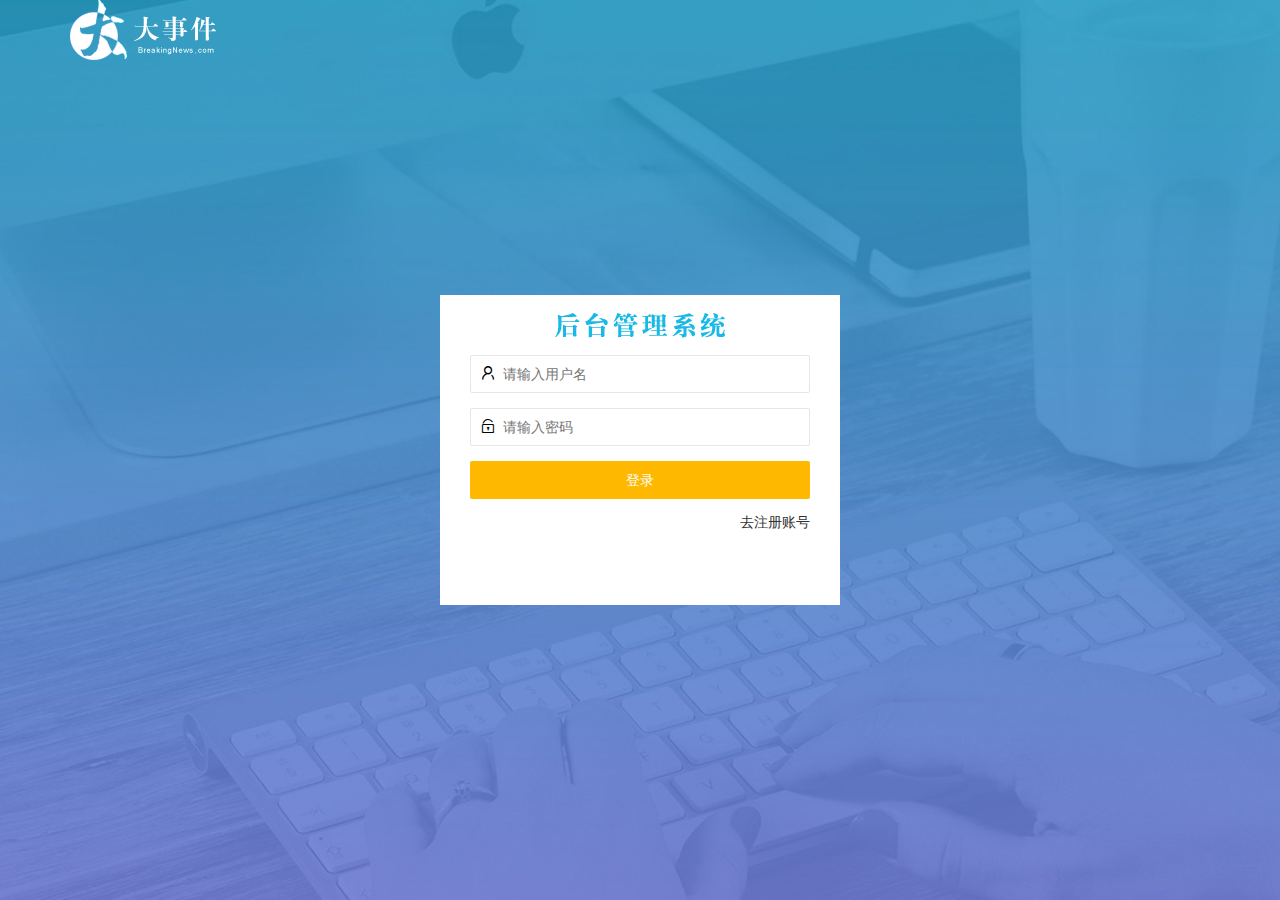
<file: login.html>
<!DOCTYPE html>
<html lang="en">

<head>
    <meta charset="UTF-8">
    <meta name="viewport" content="width=device-width, initial-scale=1.0">
    <title>大事件-登录/注册</title>
    <!-- 引入leiui -->
    <link rel="stylesheet" href="/assets/lib/layui/css/layui.css">
    <!-- 引入自己的 -->
    <link rel="stylesheet" href="/assets/css/login.css">
</head>

<body>
    <!-- 头部的 Logo 区域 -->
    <div class="layui-main">
        <img src="/assets/images/logo.png" alt="" />
    </div>
    <!-- 登录注册页面 -->
    <div class="loginAndRegBox">
        <div class="title-box"></div>
        <!-- 登录时的盒子 -->
        <div class="login-box">
            <!-- 插入表单 -->
            <form class="layui-form" id="form_login">
                <!-- 用户名 -->
                <div class="layui-form-item">
                    <i class="layui-icon layui-icon-username"></i>
                    <input type="text" name="username" required lay-verify="required|username" placeholder="请输入用户名" autocomplete="off" class="layui-input">
                </div>
                <!-- 密码 -->
                <div class="layui-form-item">
                    <i class="layui-icon layui-icon-password"></i>
                    <input type="password" name="password" required lay-verify="required|pass" placeholder="请输入密码" autocomplete="off" class="layui-input">
                </div>
                <div class="layui-form-item">
                    <!-- 注意：表单提交按钮和普通按钮的区别，就是 lay-submit 属性 -->
                    <button class="layui-btn layui-btn-fluid layui-btn-warm" lay-submit>登录</button>
                </div>
                <div class="layui-form-item">
                    <a href="javascript:;" id="link_reg">去注册账号</a>
                </div>
            </form>
        </div>
        <!-- 注册时的盒子 -->
        <div class="reg-box">
            <!-- 插入表单 -->
            <form class="layui-form" id="form_reg">
                <!-- 用户名 -->
                <div class="layui-form-item">
                    <i class="layui-icon layui-icon-username"></i>
                    <input type="text" name="username" required lay-verify="required|username" placeholder="请输入用户名" autocomplete="off" class="layui-input" id="pd">
                </div>
                <!-- 密码 -->
                <div class="layui-form-item">
                    <i class="layui-icon layui-icon-password"></i>
                    <input type="password" name="password" required lay-verify="required|pass" placeholder="请输入密码" autocomplete="off" class="layui-input" id="res_password">
                </div>
                <!-- 再次输入确认密码 -->
                <div class="layui-form-item">
                    <i class="layui-icon layui-icon-password"></i>
                    <input type="password" name="repassword" required lay-verify="required|pass|repwd" placeholder="确认输入密码" autocomplete="off" class="layui-input">
                </div>
                <!-- 注册按钮 -->
                <div class="layui-form-item">
                    <button class="layui-btn layui-btn-fluid layui-btn-warm" lay-submit>注册</button>
                </div>
                <div class="layui-form-item">
                    <a href="javascript:;" id="link_login">去登录</a>
                </div>
            </form>

        </div>
    </div>


    <!-- 导入layui的js文件  表单验证 -->
    <script src="/assets/lib/layui/layui.all.js"></script>
    <!-- 引入jquery -->
    <script src="/assets/lib/jquery.js">
    </script>
    <!-- 引入baseAPI.js -->
    <script src="/assets/js/baseAPI.js"></script>
    <!-- 引入自己的js -->
    <script src="/assets/js/login.js"></script>
</body>


</html>
</file>
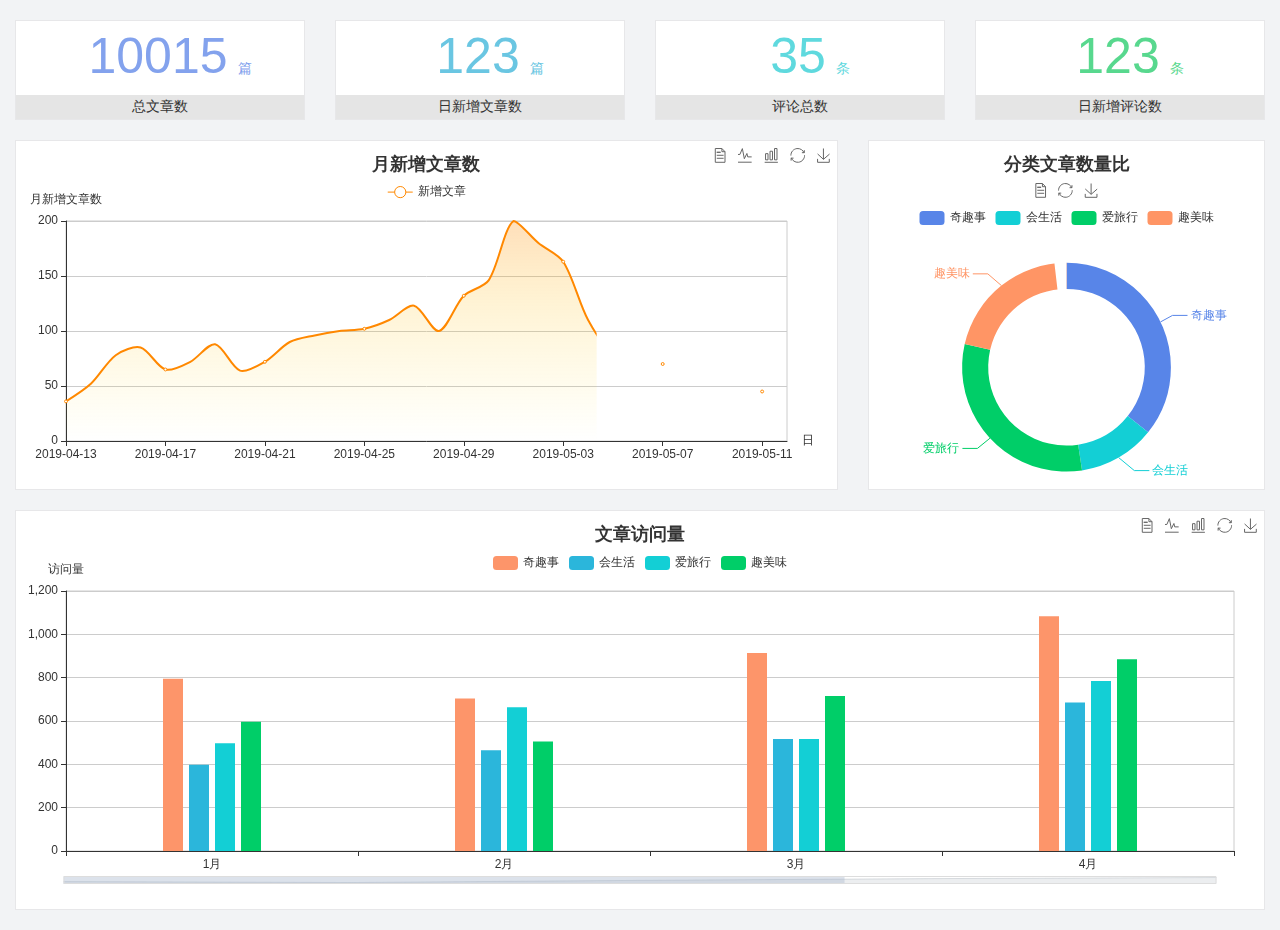
<file: home/dashboard.html>
<!DOCTYPE html>
<html lang="en">

<head>
  <meta charset="UTF-8">
  <meta name="viewport" content="width=device-width, initial-scale=1.0">
  <meta http-equiv="X-UA-Compatible" content="ie=edge">
  <title>图表统计</title>
  <link rel="stylesheet" href="../../assets/lib/bootstrap.css" />
  <link rel="stylesheet" href="../../assets/lib/main.css" />
  <script src="../../assets/lib/jquery.js"></script>
  <script type="text/javascript" src="../../assets/lib/echarts.min.js"></script>
</head>

<body>
  <div class="container-fluid">
    <div class="row spannel_list">
      <div class="col-sm-3 col-xs-6">
        <div class="spannel">
          <em>10015</em><span>篇</span>
          <b>总文章数</b>
        </div>
      </div>
      <div class="col-sm-3 col-xs-6">
        <div class="spannel scolor01">
          <em>123</em><span>篇</span>
          <b>日新增文章数</b>
        </div>
      </div>
      <div class="col-sm-3 col-xs-6">
        <div class="spannel scolor02">
          <em>35</em><span>条</span>
          <b>评论总数</b>
        </div>
      </div>
      <div class="col-sm-3 col-xs-6">
        <div class="spannel scolor03">
          <em>123</em><span>条</span>
          <b>日新增评论数</b>
        </div>
      </div>
    </div>
  </div>

  <div class="container-fluid">
    <div class="row curve-pie">
      <div class="col-lg-8 col-md-8">
        <div class="gragh_pannel" id="curve_show"></div>
      </div>
      <div class="col-lg-4 col-md-4">
        <div class="gragh_pannel" id="pie_show"></div>
      </div>
    </div>
  </div>

  <div class="container-fluid">
    <div class="column_pannel" id="column_show"></div>
  </div>

  <script>
    var oChart = echarts.init(document.getElementById('curve_show'));
    var aList_all = [
      { 'count': 36, 'date': '2019-04-13' },
      { 'count': 52, 'date': '2019-04-14' },
      { 'count': 78, 'date': '2019-04-15' },
      { 'count': 85, 'date': '2019-04-16' },
      { 'count': 65, 'date': '2019-04-17' },
      { 'count': 72, 'date': '2019-04-18' },
      { 'count': 88, 'date': '2019-04-19' },
      { 'count': 64, 'date': '2019-04-20' },
      { 'count': 72, 'date': '2019-04-21' },
      { 'count': 90, 'date': '2019-04-22' },
      { 'count': 96, 'date': '2019-04-23' },
      { 'count': 100, 'date': '2019-04-24' },
      { 'count': 102, 'date': '2019-04-25' },
      { 'count': 110, 'date': '2019-04-26' },
      { 'count': 123, 'date': '2019-04-27' },
      { 'count': 100, 'date': '2019-04-28' },
      { 'count': 132, 'date': '2019-04-29' },
      { 'count': 146, 'date': '2019-04-30' },
      { 'count': 200, 'date': '2019-05-01' },
      { 'count': 180, 'date': '2019-05-02' },
      { 'count': 163, 'date': '2019-05-03' },
      { 'count': 110, 'date': '2019-05-04' },
      { 'count': 80, 'date': '2019-05-05' },
      { 'count': 82, 'date': '2019-05-06' },
      { 'count': 70, 'date': '2019-05-07' },
      { 'count': 65, 'date': '2019-05-08' },
      { 'count': 54, 'date': '2019-05-09' },
      { 'count': 40, 'date': '2019-05-10' },
      { 'count': 45, 'date': '2019-05-11' },
      { 'count': 38, 'date': '2019-05-12' },
    ];

    let aCount = [];
    let aDate = [];

    for (var i = 0; i < aList_all.length; i++) {
      aCount.push(aList_all[i].count);
      aDate.push(aList_all[i].date);
    }

    var chartopt = {
      title: {
        text: '月新增文章数',
        left: 'center',
        top: '10'
      },
      tooltip: {
        trigger: 'axis'
      },
      legend: {
        data: ['新增文章'],
        top: '40'
      },
      toolbox: {
        show: true,
        feature: {
          mark: { show: true },
          dataView: { show: true, readOnly: false },
          magicType: { show: true, type: ['line', 'bar'] },
          restore: { show: true },
          saveAsImage: { show: true }
        }
      },
      calculable: true,
      xAxis: [
        {
          name: '日',
          type: 'category',
          boundaryGap: false,
          data: aDate
        }
      ],
      yAxis: [
        {
          name: '月新增文章数',
          type: 'value'
        }
      ],
      series: [
        {
          name: '新增文章',
          type: 'line',
          smooth: true,
          itemStyle: { normal: { areaStyle: { type: 'default' }, color: '#f80' }, lineStyle: { color: '#f80' } },
          data: aCount
        }],
      areaStyle: {
        normal: {
          color: new echarts.graphic.LinearGradient(0, 0, 0, 1, [{
            offset: 0,
            color: 'rgba(255,136,0,0.39)'
          }, {
            offset: .34,
            color: 'rgba(255,180,0,0.25)'
          }, {
            offset: 1,
            color: 'rgba(255,222,0,0.00)'
          }])

        }
      },
      grid: {
        show: true,
        x: 50,
        x2: 50,
        y: 80,
        height: 220
      }
    };

    oChart.setOption(chartopt);


    var oPie = echarts.init(document.getElementById('pie_show'));
    var oPieopt =
    {
      title: {
        top: 10,
        text: '分类文章数量比',
        x: 'center'
      },
      tooltip: {
        trigger: 'item',
        formatter: "{a} <br/>{b} : {c} ({d}%)"
      },
      color: ['#5885e8', '#13cfd5', '#00ce68', '#ff9565'],
      legend: {
        x: 'center',
        top: 65,
        data: ['奇趣事', '会生活', '爱旅行', '趣美味']
      },
      toolbox: {
        show: true,
        x: 'center',
        top: 35,
        feature: {
          mark: { show: true },
          dataView: { show: true, readOnly: false },
          magicType: {
            show: true,
            type: ['pie', 'funnel'],
            option: {
              funnel: {
                x: '25%',
                width: '50%',
                funnelAlign: 'left',
                max: 1548
              }
            }
          },
          restore: { show: true },
          saveAsImage: { show: true }
        }
      },
      calculable: true,
      series: [
        {
          name: '访问来源',
          type: 'pie',
          radius: ['45%', '60%'],
          center: ['50%', '65%'],
          data: [
            { value: 300, name: '奇趣事' },
            { value: 100, name: '会生活' },
            { value: 260, name: '爱旅行' },
            { value: 180, name: '趣美味' }
          ]
        }
      ]
    };
    oPie.setOption(oPieopt);



    var oColumn = this.echarts.init(document.getElementById('column_show'));
    var oColumnopt =
    {
      title: {
        text: '文章访问量',
        left: 'center',
        top: '10'
      },
      tooltip: {
        trigger: 'axis'
      },
      legend: {
        data: ['奇趣事', '会生活', '爱旅行', '趣美味'],
        top: '40'
      },
      toolbox: {
        show: true,
        feature: {
          mark: { show: true },
          dataView: { show: true, readOnly: false },
          magicType: { show: true, type: ['line', 'bar'] },
          restore: { show: true },
          saveAsImage: { show: true }
        }
      },
      calculable: true,
      xAxis: [
        {
          type: 'category',
          data: ['1月', '2月', '3月', '4月', '5月']
        }
      ],
      yAxis: [
        {
          name: '访问量',
          type: 'value'
        }
      ],
      series: [
        {
          name: '奇趣事',
          type: 'bar',
          barWidth: 20,
          itemStyle: {
            normal: { areaStyle: { type: 'default' }, color: '#fd956a' }
          },
          data: [800, 708, 920, 1090, 1200]
        },
        {
          name: '会生活',
          type: 'bar',
          barWidth: 20,
          itemStyle: {
            normal: { areaStyle: { type: 'default' }, color: '#2bb6db' }
          },
          data: [400, 468, 520, 690, 800]
        },
        {
          name: '爱旅行',
          type: 'bar',
          barWidth: 20,
          itemStyle: {
            normal: { areaStyle: { type: 'default' }, color: '#13cfd5' }
          },
          data: [500, 668, 520, 790, 900]
        },
        {
          name: '趣美味',
          type: 'bar',
          barWidth: 20,
          itemStyle: {
            normal: { areaStyle: { type: 'default' }, color: '#00ce68' }
          },
          data: [600, 508, 720, 890, 1000]
        }
      ],
      grid: {
        show: true,
        x: 50,
        x2: 30,
        y: 80,
        height: 260
      },
      dataZoom: [//给x轴设置滚动条
        {
          start: 0,//默认为0
          end: 100 - 1000 / 31,//默认为100
          type: 'slider',
          show: true,
          xAxisIndex: [0],
          handleSize: 0,//滑动条的 左右2个滑动条的大小
          height: 8,//组件高度
          left: 45, //左边的距离
          right: 50,//右边的距离
          bottom: 26,//右边的距离
          handleColor: '#ddd',//h滑动图标的颜色
          handleStyle: {
            borderColor: "#cacaca",
            borderWidth: "1",
            shadowBlur: 2,
            background: "#ddd",
            shadowColor: "#ddd",
          }
        }]
    };
    oColumn.setOption(oColumnopt);
  </script>
</body>

</html>
</file>
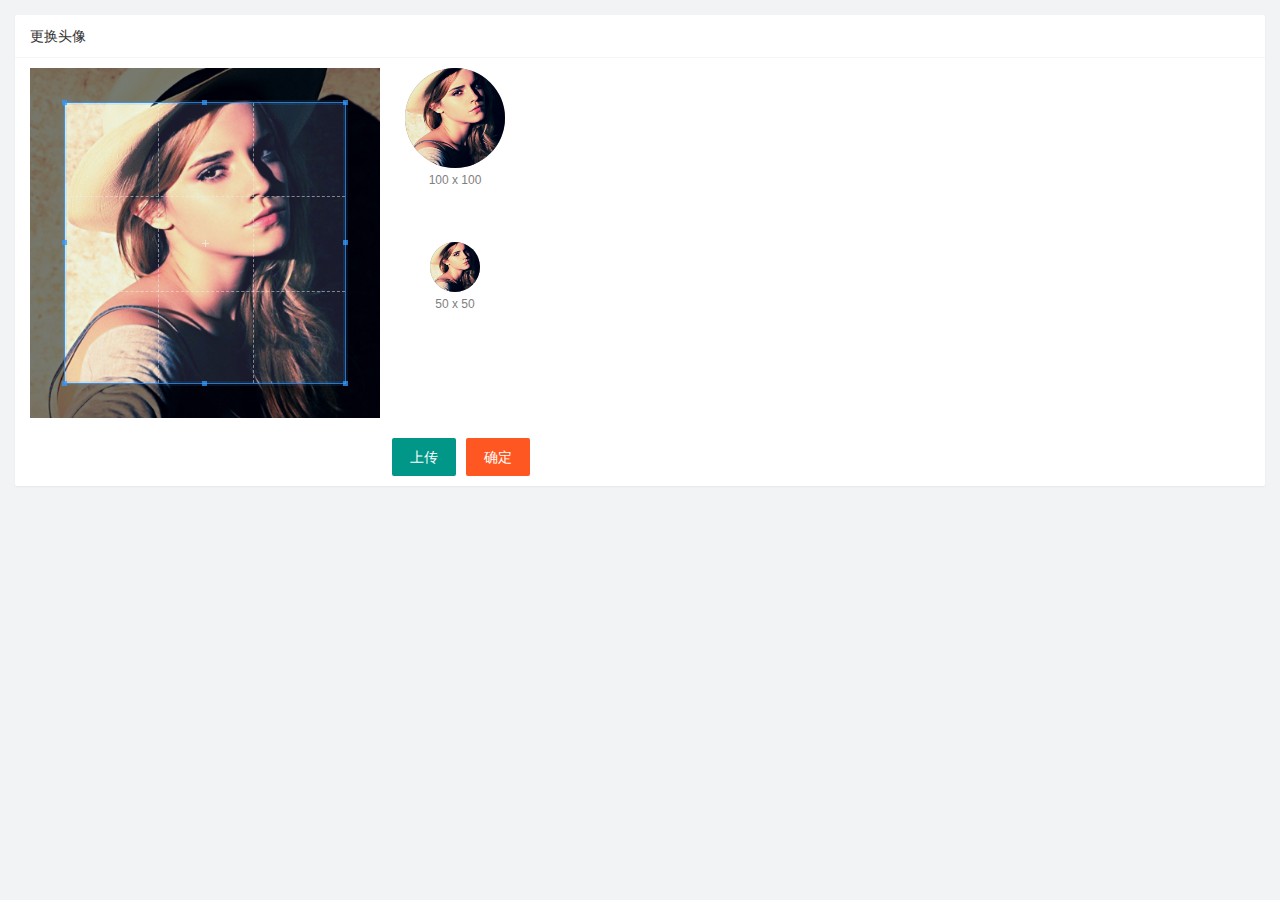
<file: user/user_avator.html>
<!DOCTYPE html>
<html lang="en">

<head>
    <meta charset="UTF-8">
    <meta name="viewport" content="width=device-width, initial-scale=1.0">
    <title>Document</title>
    <!-- 引入layui -->
    <link rel="stylesheet" href="/assets/lib/layui/css/layui.css">
    <!-- 引入cropper -->
    <link rel="stylesheet" href="/assets/lib/cropper/cropper.css" />
    <!-- 引入自己写的css -->
    <link rel="stylesheet" href="/assets/css/user/user_avator.css">


</head>

<body>

    <div class="layui-card">
        <div class="layui-card-header">更换头像</div>
        <div class="layui-card-body">
            <!-- 第一行的图片裁剪和预览区域 -->
            <div class="row1">
                <!-- 图片裁剪区域 -->
                <div class="cropper-box">
                    <!-- 这个 img 标签很重要，将来会把它初始化为裁剪区域 -->
                    <img id="image" src="/assets/images/sample.jpg" />
                </div>
                <!-- 图片的预览区域 -->
                <div class="preview-box">
                    <div>
                        <!-- 宽高为 100px 的预览区域 -->
                        <div class="img-preview w100"></div>
                        <p class="size">100 x 100</p>
                    </div>
                    <div>
                        <!-- 宽高为 50px 的预览区域 -->
                        <div class="img-preview w50"></div>
                        <p class="size">50 x 50</p>
                    </div>
                </div>
            </div>
            <!-- 第二行的按钮区域 -->
            <div class="row2">
                <!-- 通过accept属性 指定获取文件的类型 -->
                <input type="file" id="file" accept="image/png,image/jpeg">
                <button type="button" class="layui-btn" id="btnChooseImage">上传</button>
                <button type="button" class="layui-btn layui-btn-danger" id="btnUpload">确定</button>
            </div>
        </div>
    </div>


    <!-- 引入layuijs -->
    <script src="/assets/lib/layui/layui.all.js"></script>
    <!-- 引入jq -->
    <script src="/assets/lib/jquery.js"></script>
    <!-- 引入copper.js -->
    <script src="/assets/lib/cropper/Cropper.js"></script>
    <script src="/assets/lib/cropper/jquery-cropper.js"></script>
    <!-- 引入自己basejq -->
    <script src="/assets/js/baseAPI.js"></script>
    <!-- 引入自己写的js -->
    <script src="/assets/js/user/user_avator.js"></script>

</body>

</html>
</file>
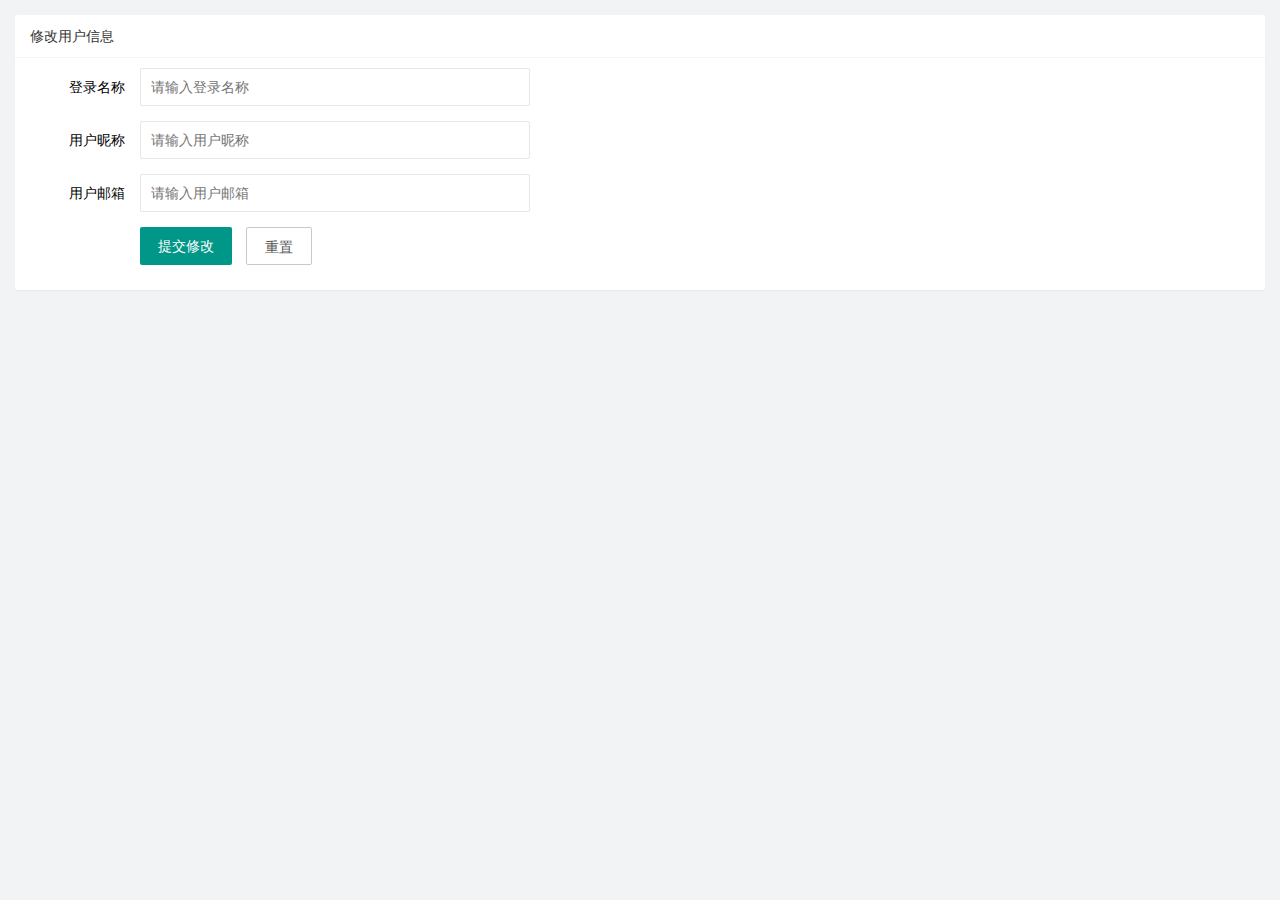
<file: user/user_info.html>
<!DOCTYPE html>
<html lang="en">
  <head>
    <meta charset="UTF-8" />
    <meta name="viewport" content="width=device-width, initial-scale=1.0" />
    <title>Document</title>
    <!-- 导入 layui 的样式 -->
    <link rel="stylesheet" href="/assets/lib/layui/css/layui.css" />
    <!-- 导入自己的样式 -->
    <link rel="stylesheet" href="/assets/css/user/user_info.css" />
  </head>
  <body>
    <!-- 卡片区域 -->
    <div class="layui-card">
      <div class="layui-card-header">修改用户信息</div>
      <div class="layui-card-body">
        <!-- form 表单区域 -->
        <form class="layui-form" lay-filter="formUserInfo">
          <!-- 这是隐藏域 -->
          <input type="hidden" name="id" value="" />
          <div class="layui-form-item">
            <label class="layui-form-label">登录名称</label>
            <div class="layui-input-block">
              <input type="text" name="username" required lay-verify="required" placeholder="请输入登录名称" autocomplete="off" class="layui-input" readonly />
            </div>
          </div>
          <div class="layui-form-item">
            <label class="layui-form-label">用户昵称</label>
            <div class="layui-input-block">
              <input type="text" name="nickname" required lay-verify="required|nickname" placeholder="请输入用户昵称" autocomplete="off" class="layui-input" />
            </div>
          </div>
          <div class="layui-form-item">
            <label class="layui-form-label">用户邮箱</label>
            <div class="layui-input-block">
              <input type="text" name="email" required lay-verify="required|email" placeholder="请输入用户邮箱" autocomplete="off" class="layui-input" />
            </div>
          </div>
          <div class="layui-form-item">
            <div class="layui-input-block">
              <button class="layui-btn" lay-submit lay-filter="formDemo">提交修改</button>
              <button type="reset" class="layui-btn layui-btn-primary" id="btnReset">重置</button>
            </div>
          </div>
        </form>
      </div>
    </div>

    <!-- 导入 layui 的 js -->
    <script src="/assets/lib/layui/layui.all.js"></script>
    <!-- 导入 jquery -->
    <script src="/assets/lib/jquery.js"></script>
    <!-- 导入 baseAPI -->
    <script src="/assets/js/baseAPI.js"></script>
    <!-- 导入自己的 js -->
    <script src="/assets/js/user/user_info.js"></script>
  </body>
</html>
</file>
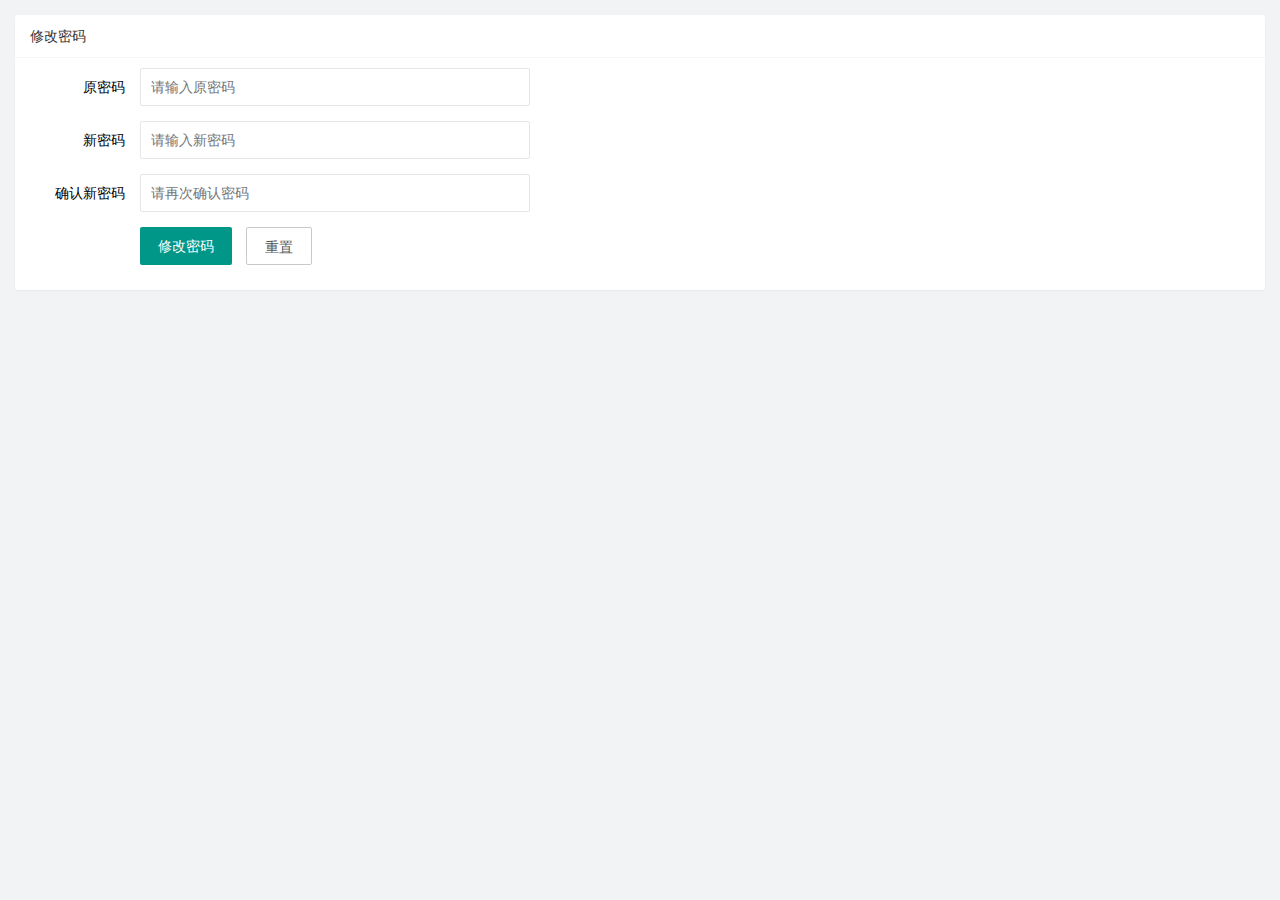
<file: user/user_pwd.html>
<!DOCTYPE html>
<html lang="en">
  <head>
    <meta charset="UTF-8" />
    <meta name="viewport" content="width=device-width, initial-scale=1.0" />
    <title>Document</title>
    <link rel="stylesheet" href="/assets/lib/layui/css/layui.css" />
    <link rel="stylesheet" href="/assets/css/user/user_pwd.css" />
  </head>
  <body>
    <!-- 卡片区域 -->
    <div class="layui-card">
      <div class="layui-card-header">修改密码</div>
      <div class="layui-card-body">
        <form class="layui-form">
          <div class="layui-form-item">
            <label class="layui-form-label">原密码</label>
            <div class="layui-input-block">
              <input type="password" name="oldPwd" required lay-verify="required|pwd" placeholder="请输入原密码" autocomplete="off" class="layui-input" />
            </div>
          </div>
          <div class="layui-form-item">
            <label class="layui-form-label">新密码</label>
            <div class="layui-input-block">
              <input type="password" name="newPwd" required lay-verify="required|pwd|samePwd" placeholder="请输入新密码" autocomplete="off" class="layui-input" />
            </div>
          </div>
          <div class="layui-form-item">
            <label class="layui-form-label">确认新密码</label>
            <div class="layui-input-block">
              <input type="password" name="rePwd" required lay-verify="required|pwd|rePwd" placeholder="请再次确认密码" autocomplete="off" class="layui-input" />
            </div>
          </div>
          <div class="layui-form-item">
            <div class="layui-input-block">
              <button class="layui-btn" lay-submit lay-filter="formDemo">修改密码</button>
              <button type="reset" class="layui-btn layui-btn-primary">重置</button>
            </div>
          </div>
        </form>
      </div>
    </div>

    <!-- 导入 layui 的 js -->
    <script src="/assets/lib/layui/layui.all.js"></script>
    <!-- 导入 jQuery -->
    <script src="/assets/lib/jquery.js"></script>
    <!-- 导入 baseAPI -->
    <script src="/assets/js/baseAPI.js"></script>
    <!-- 导入自己的 js -->
    <script src="/assets/js/user/user_pwd.js"></script>
  </body>
</html>
</file>
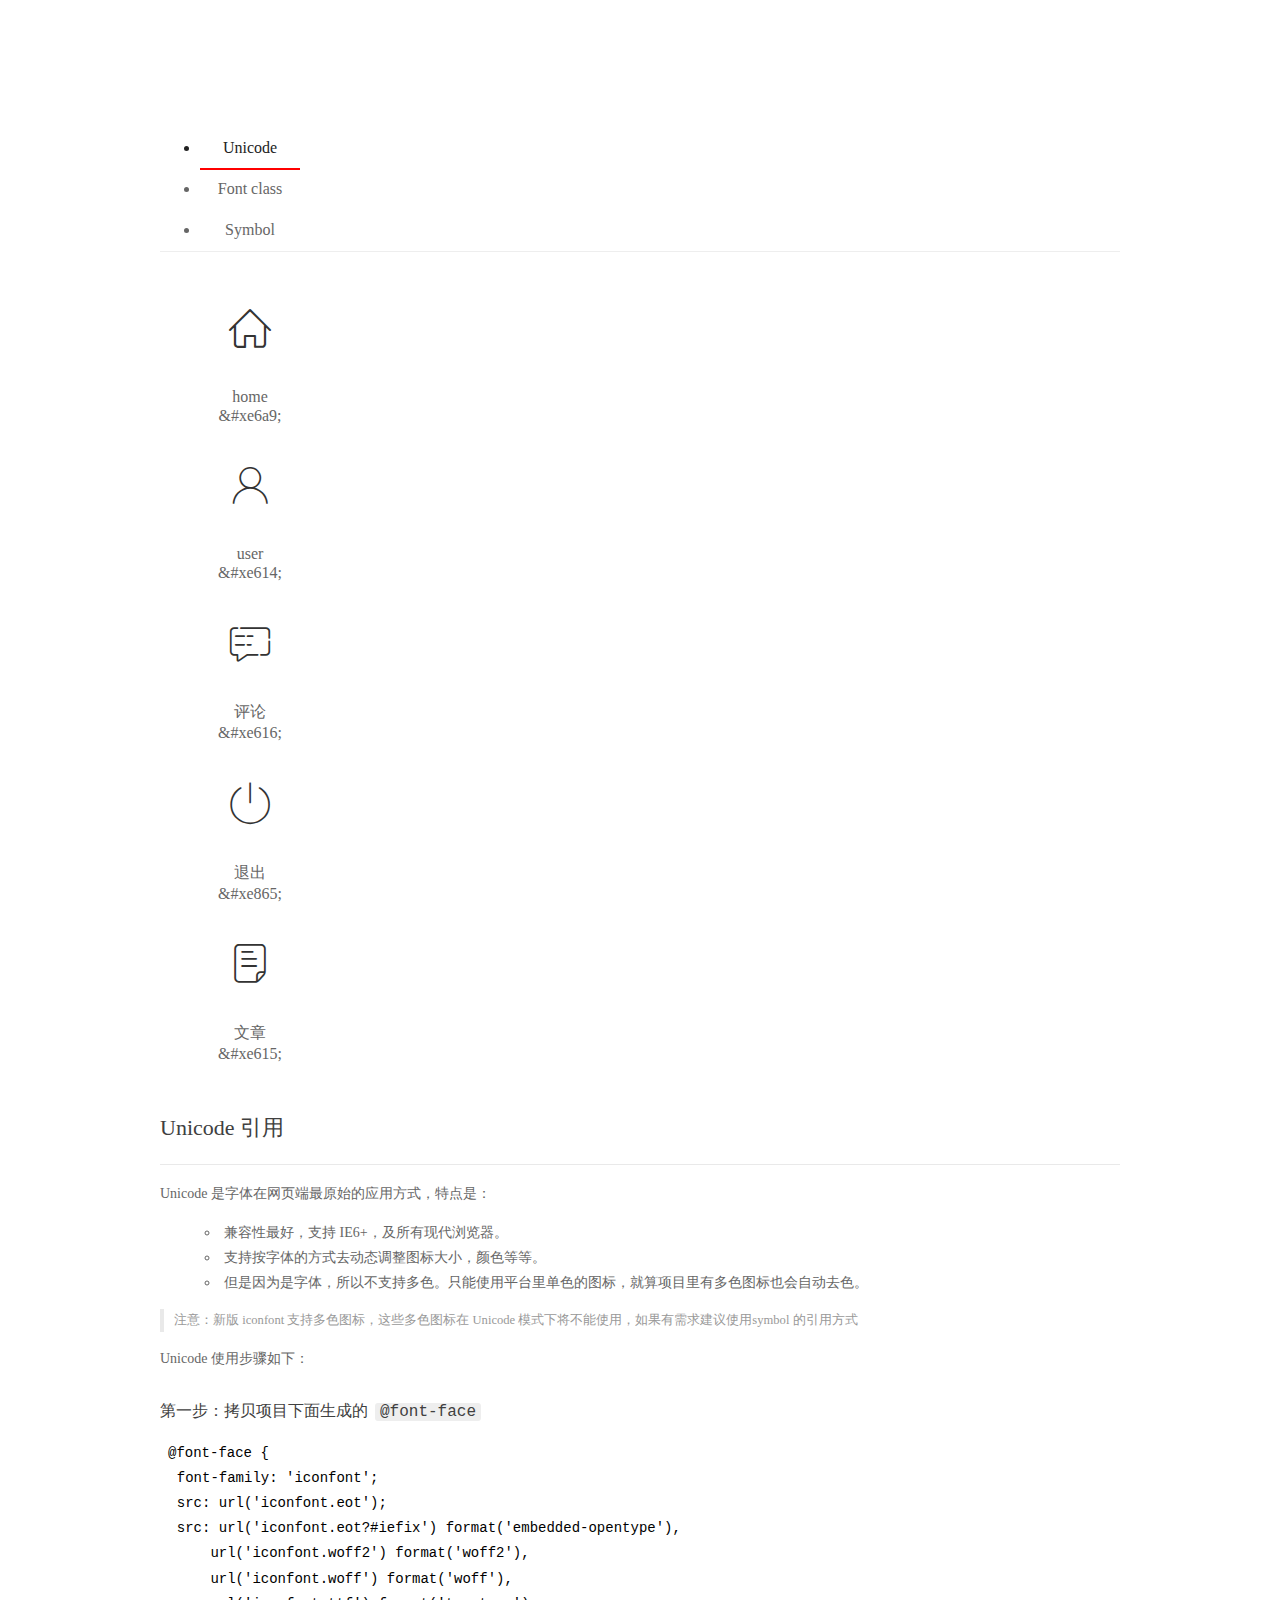
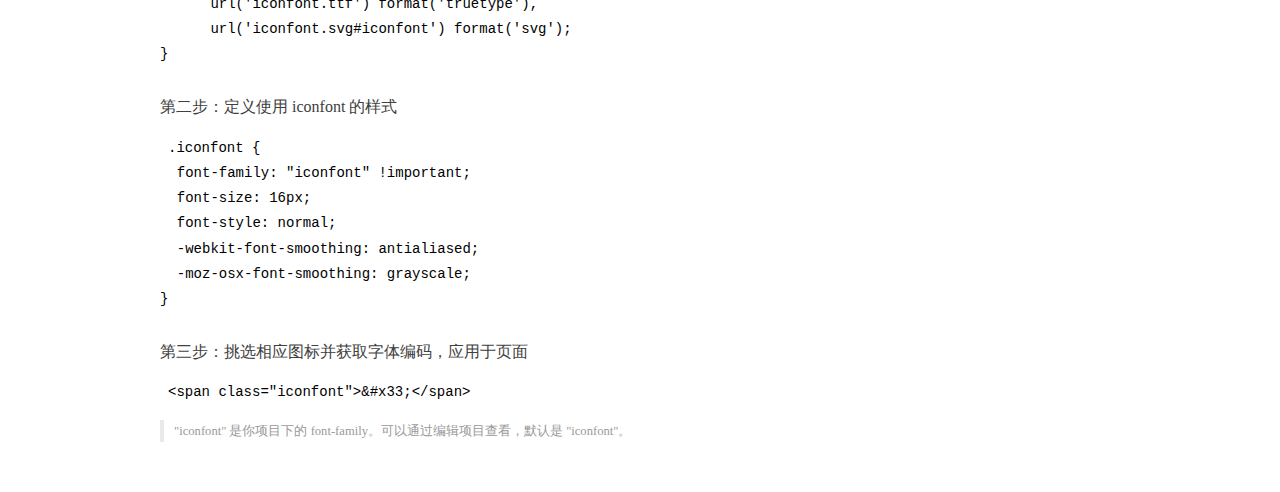
<file: assets/fonts/demo_index.html>
<!DOCTYPE html>
<html>
<head>
  <meta charset="utf-8"/>
  <title>IconFont Demo</title>
  <link rel="shortcut icon" href="https://gtms04.alicdn.com/tps/i4/TB1_oz6GVXXXXaFXpXXJDFnIXXX-64-64.ico" type="image/x-icon"/>
  <link rel="stylesheet" href="https://g.alicdn.com/thx/cube/1.3.2/cube.min.css">
  <link rel="stylesheet" href="demo.css">
  <link rel="stylesheet" href="iconfont.css">
  <script src="iconfont.js"></script>
  <!-- jQuery -->
  <script src="https://a1.alicdn.com/oss/uploads/2018/12/26/7bfddb60-08e8-11e9-9b04-53e73bb6408b.js"></script>
  <!-- 代码高亮 -->
  <script src="https://a1.alicdn.com/oss/uploads/2018/12/26/a3f714d0-08e6-11e9-8a15-ebf944d7534c.js"></script>
</head>
<body>
  <div class="main">
    <h1 class="logo"><a href="https://www.iconfont.cn/" title="iconfont 首页" target="_blank">&#xe86b;</a></h1>
    <div class="nav-tabs">
      <ul id="tabs" class="dib-box">
        <li class="dib active"><span>Unicode</span></li>
        <li class="dib"><span>Font class</span></li>
        <li class="dib"><span>Symbol</span></li>
      </ul>
      
    </div>
    <div class="tab-container">
      <div class="content unicode" style="display: block;">
          <ul class="icon_lists dib-box">
          
            <li class="dib">
              <span class="icon iconfont">&#xe6a9;</span>
                <div class="name">home</div>
                <div class="code-name">&amp;#xe6a9;</div>
              </li>
          
            <li class="dib">
              <span class="icon iconfont">&#xe614;</span>
                <div class="name">user</div>
                <div class="code-name">&amp;#xe614;</div>
              </li>
          
            <li class="dib">
              <span class="icon iconfont">&#xe616;</span>
                <div class="name">评论</div>
                <div class="code-name">&amp;#xe616;</div>
              </li>
          
            <li class="dib">
              <span class="icon iconfont">&#xe865;</span>
                <div class="name">退出</div>
                <div class="code-name">&amp;#xe865;</div>
              </li>
          
            <li class="dib">
              <span class="icon iconfont">&#xe615;</span>
                <div class="name">文章</div>
                <div class="code-name">&amp;#xe615;</div>
              </li>
          
          </ul>
          <div class="article markdown">
          <h2 id="unicode-">Unicode 引用</h2>
          <hr>

          <p>Unicode 是字体在网页端最原始的应用方式，特点是：</p>
          <ul>
            <li>兼容性最好，支持 IE6+，及所有现代浏览器。</li>
            <li>支持按字体的方式去动态调整图标大小，颜色等等。</li>
            <li>但是因为是字体，所以不支持多色。只能使用平台里单色的图标，就算项目里有多色图标也会自动去色。</li>
          </ul>
          <blockquote>
            <p>注意：新版 iconfont 支持多色图标，这些多色图标在 Unicode 模式下将不能使用，如果有需求建议使用symbol 的引用方式</p>
          </blockquote>
          <p>Unicode 使用步骤如下：</p>
          <h3 id="-font-face">第一步：拷贝项目下面生成的 <code>@font-face</code></h3>
<pre><code class="language-css"
>@font-face {
  font-family: 'iconfont';
  src: url('iconfont.eot');
  src: url('iconfont.eot?#iefix') format('embedded-opentype'),
      url('iconfont.woff2') format('woff2'),
      url('iconfont.woff') format('woff'),
      url('iconfont.ttf') format('truetype'),
      url('iconfont.svg#iconfont') format('svg');
}
</code></pre>
          <h3 id="-iconfont-">第二步：定义使用 iconfont 的样式</h3>
<pre><code class="language-css"
>.iconfont {
  font-family: "iconfont" !important;
  font-size: 16px;
  font-style: normal;
  -webkit-font-smoothing: antialiased;
  -moz-osx-font-smoothing: grayscale;
}
</code></pre>
          <h3 id="-">第三步：挑选相应图标并获取字体编码，应用于页面</h3>
<pre>
<code class="language-html"
>&lt;span class="iconfont"&gt;&amp;#x33;&lt;/span&gt;
</code></pre>
          <blockquote>
            <p>"iconfont" 是你项目下的 font-family。可以通过编辑项目查看，默认是 "iconfont"。</p>
          </blockquote>
          </div>
      </div>
      <div class="content font-class">
        <ul class="icon_lists dib-box">
          
          <li class="dib">
            <span class="icon iconfont icon-home"></span>
            <div class="name">
              home
            </div>
            <div class="code-name">.icon-home
            </div>
          </li>
          
          <li class="dib">
            <span class="icon iconfont icon-user"></span>
            <div class="name">
              user
            </div>
            <div class="code-name">.icon-user
            </div>
          </li>
          
          <li class="dib">
            <span class="icon iconfont icon-pinglun"></span>
            <div class="name">
              评论
            </div>
            <div class="code-name">.icon-pinglun
            </div>
          </li>
          
          <li class="dib">
            <span class="icon iconfont icon-tuichu"></span>
            <div class="name">
              退出
            </div>
            <div class="code-name">.icon-tuichu
            </div>
          </li>
          
          <li class="dib">
            <span class="icon iconfont icon-16"></span>
            <div class="name">
              文章
            </div>
            <div class="code-name">.icon-16
            </div>
          </li>
          
        </ul>
        <div class="article markdown">
        <h2 id="font-class-">font-class 引用</h2>
        <hr>

        <p>font-class 是 Unicode 使用方式的一种变种，主要是解决 Unicode 书写不直观，语意不明确的问题。</p>
        <p>与 Unicode 使用方式相比，具有如下特点：</p>
        <ul>
          <li>兼容性良好，支持 IE8+，及所有现代浏览器。</li>
          <li>相比于 Unicode 语意明确，书写更直观。可以很容易分辨这个 icon 是什么。</li>
          <li>因为使用 class 来定义图标，所以当要替换图标时，只需要修改 class 里面的 Unicode 引用。</li>
          <li>不过因为本质上还是使用的字体，所以多色图标还是不支持的。</li>
        </ul>
        <p>使用步骤如下：</p>
        <h3 id="-fontclass-">第一步：引入项目下面生成的 fontclass 代码：</h3>
<pre><code class="language-html">&lt;link rel="stylesheet" href="./iconfont.css"&gt;
</code></pre>
        <h3 id="-">第二步：挑选相应图标并获取类名，应用于页面：</h3>
<pre><code class="language-html">&lt;span class="iconfont icon-xxx"&gt;&lt;/span&gt;
</code></pre>
        <blockquote>
          <p>"
            iconfont" 是你项目下的 font-family。可以通过编辑项目查看，默认是 "iconfont"。</p>
        </blockquote>
      </div>
      </div>
      <div class="content symbol">
          <ul class="icon_lists dib-box">
          
            <li class="dib">
                <svg class="icon svg-icon" aria-hidden="true">
                  <use xlink:href="#icon-home"></use>
                </svg>
                <div class="name">home</div>
                <div class="code-name">#icon-home</div>
            </li>
          
            <li class="dib">
                <svg class="icon svg-icon" aria-hidden="true">
                  <use xlink:href="#icon-user"></use>
                </svg>
                <div class="name">user</div>
                <div class="code-name">#icon-user</div>
            </li>
          
            <li class="dib">
                <svg class="icon svg-icon" aria-hidden="true">
                  <use xlink:href="#icon-pinglun"></use>
                </svg>
                <div class="name">评论</div>
                <div class="code-name">#icon-pinglun</div>
            </li>
          
            <li class="dib">
                <svg class="icon svg-icon" aria-hidden="true">
                  <use xlink:href="#icon-tuichu"></use>
                </svg>
                <div class="name">退出</div>
                <div class="code-name">#icon-tuichu</div>
            </li>
          
            <li class="dib">
                <svg class="icon svg-icon" aria-hidden="true">
                  <use xlink:href="#icon-16"></use>
                </svg>
                <div class="name">文章</div>
                <div class="code-name">#icon-16</div>
            </li>
          
          </ul>
          <div class="article markdown">
          <h2 id="symbol-">Symbol 引用</h2>
          <hr>

          <p>这是一种全新的使用方式，应该说这才是未来的主流，也是平台目前推荐的用法。相关介绍可以参考这篇<a href="">文章</a>
            这种用法其实是做了一个 SVG 的集合，与另外两种相比具有如下特点：</p>
          <ul>
            <li>支持多色图标了，不再受单色限制。</li>
            <li>通过一些技巧，支持像字体那样，通过 <code>font-size</code>, <code>color</code> 来调整样式。</li>
            <li>兼容性较差，支持 IE9+，及现代浏览器。</li>
            <li>浏览器渲染 SVG 的性能一般，还不如 png。</li>
          </ul>
          <p>使用步骤如下：</p>
          <h3 id="-symbol-">第一步：引入项目下面生成的 symbol 代码：</h3>
<pre><code class="language-html">&lt;script src="./iconfont.js"&gt;&lt;/script&gt;
</code></pre>
          <h3 id="-css-">第二步：加入通用 CSS 代码（引入一次就行）：</h3>
<pre><code class="language-html">&lt;style&gt;
.icon {
  width: 1em;
  height: 1em;
  vertical-align: -0.15em;
  fill: currentColor;
  overflow: hidden;
}
&lt;/style&gt;
</code></pre>
          <h3 id="-">第三步：挑选相应图标并获取类名，应用于页面：</h3>
<pre><code class="language-html">&lt;svg class="icon" aria-hidden="true"&gt;
  &lt;use xlink:href="#icon-xxx"&gt;&lt;/use&gt;
&lt;/svg&gt;
</code></pre>
          </div>
      </div>

    </div>
  </div>
  <script>
  $(document).ready(function () {
      $('.tab-container .content:first').show()

      $('#tabs li').click(function (e) {
        var tabContent = $('.tab-container .content')
        var index = $(this).index()

        if ($(this).hasClass('active')) {
          return
        } else {
          $('#tabs li').removeClass('active')
          $(this).addClass('active')

          tabContent.hide().eq(index).fadeIn()
        }
      })
    })
  </script>
</body>
</html>
</file>
<file: assets/lib/layui/css/layui.css>
/** layui-v2.5.5 MIT License By https://www.layui.com */
 .layui-inline,img{display:inline-block;vertical-align:middle}h1,h2,h3,h4,h5,h6{font-weight:400}.layui-edge,.layui-header,.layui-inline,.layui-main{position:relative}.layui-body,.layui-edge,.layui-elip{overflow:hidden}.layui-btn,.layui-edge,.layui-inline,img{vertical-align:middle}.layui-btn,.layui-disabled,.layui-icon,.layui-unselect{-moz-user-select:none;-webkit-user-select:none;-ms-user-select:none}.layui-elip,.layui-form-checkbox span,.layui-form-pane .layui-form-label{text-overflow:ellipsis;white-space:nowrap}.layui-breadcrumb,.layui-tree-btnGroup{visibility:hidden}blockquote,body,button,dd,div,dl,dt,form,h1,h2,h3,h4,h5,h6,input,li,ol,p,pre,td,textarea,th,ul{margin:0;padding:0;-webkit-tap-highlight-color:rgba(0,0,0,0)}a:active,a:hover{outline:0}img{border:none}li{list-style:none}table{border-collapse:collapse;border-spacing:0}h4,h5,h6{font-size:100%}button,input,optgroup,option,select,textarea{font-family:inherit;font-size:inherit;font-style:inherit;font-weight:inherit;outline:0}pre{white-space:pre-wrap;white-space:-moz-pre-wrap;white-space:-pre-wrap;white-space:-o-pre-wrap;word-wrap:break-word}body{line-height:24px;font:14px Helvetica Neue,Helvetica,PingFang SC,Tahoma,Arial,sans-serif}hr{height:1px;margin:10px 0;border:0;clear:both}a{color:#333;text-decoration:none}a:hover{color:#777}a cite{font-style:normal;*cursor:pointer}.layui-border-box,.layui-border-box *{box-sizing:border-box}.layui-box,.layui-box *{box-sizing:content-box}.layui-clear{clear:both;*zoom:1}.layui-clear:after{content:'\20';clear:both;*zoom:1;display:block;height:0}.layui-inline{*display:inline;*zoom:1}.layui-edge{display:inline-block;width:0;height:0;border-width:6px;border-style:dashed;border-color:transparent}.layui-edge-top{top:-4px;border-bottom-color:#999;border-bottom-style:solid}.layui-edge-right{border-left-color:#999;border-left-style:solid}.layui-edge-bottom{top:2px;border-top-color:#999;border-top-style:solid}.layui-edge-left{border-right-color:#999;border-right-style:solid}.layui-disabled,.layui-disabled:hover{color:#d2d2d2!important;cursor:not-allowed!important}.layui-circle{border-radius:100%}.layui-show{display:block!important}.layui-hide{display:none!important}@font-face{font-family:layui-icon;src:url(../font/iconfont.eot?v=250);src:url(../font/iconfont.eot?v=250#iefix) format('embedded-opentype'),url(../font/iconfont.woff2?v=250) format('woff2'),url(../font/iconfont.woff?v=250) format('woff'),url(../font/iconfont.ttf?v=250) format('truetype'),url(../font/iconfont.svg?v=250#layui-icon) format('svg')}.layui-icon{font-family:layui-icon!important;font-size:16px;font-style:normal;-webkit-font-smoothing:antialiased;-moz-osx-font-smoothing:grayscale}.layui-icon-reply-fill:before{content:"\e611"}.layui-icon-set-fill:before{content:"\e614"}.layui-icon-menu-fill:before{content:"\e60f"}.layui-icon-search:before{content:"\e615"}.layui-icon-share:before{content:"\e641"}.layui-icon-set-sm:before{content:"\e620"}.layui-icon-engine:before{content:"\e628"}.layui-icon-close:before{content:"\1006"}.layui-icon-close-fill:before{content:"\1007"}.layui-icon-chart-screen:before{content:"\e629"}.layui-icon-star:before{content:"\e600"}.layui-icon-circle-dot:before{content:"\e617"}.layui-icon-chat:before{content:"\e606"}.layui-icon-release:before{content:"\e609"}.layui-icon-list:before{content:"\e60a"}.layui-icon-chart:before{content:"\e62c"}.layui-icon-ok-circle:before{content:"\1005"}.layui-icon-layim-theme:before{content:"\e61b"}.layui-icon-table:before{content:"\e62d"}.layui-icon-right:before{content:"\e602"}.layui-icon-left:before{content:"\e603"}.layui-icon-cart-simple:before{content:"\e698"}.layui-icon-face-cry:before{content:"\e69c"}.layui-icon-face-smile:before{content:"\e6af"}.layui-icon-survey:before{content:"\e6b2"}.layui-icon-tree:before{content:"\e62e"}.layui-icon-upload-circle:before{content:"\e62f"}.layui-icon-add-circle:before{content:"\e61f"}.layui-icon-download-circle:before{content:"\e601"}.layui-icon-templeate-1:before{content:"\e630"}.layui-icon-util:before{content:"\e631"}.layui-icon-face-surprised:before{content:"\e664"}.layui-icon-edit:before{content:"\e642"}.layui-icon-speaker:before{content:"\e645"}.layui-icon-down:before{content:"\e61a"}.layui-icon-file:before{content:"\e621"}.layui-icon-layouts:before{content:"\e632"}.layui-icon-rate-half:before{content:"\e6c9"}.layui-icon-add-circle-fine:before{content:"\e608"}.layui-icon-prev-circle:before{content:"\e633"}.layui-icon-read:before{content:"\e705"}.layui-icon-404:before{content:"\e61c"}.layui-icon-carousel:before{content:"\e634"}.layui-icon-help:before{content:"\e607"}.layui-icon-code-circle:before{content:"\e635"}.layui-icon-water:before{content:"\e636"}.layui-icon-username:before{content:"\e66f"}.layui-icon-find-fill:before{content:"\e670"}.layui-icon-about:before{content:"\e60b"}.layui-icon-location:before{content:"\e715"}.layui-icon-up:before{content:"\e619"}.layui-icon-pause:before{content:"\e651"}.layui-icon-date:before{content:"\e637"}.layui-icon-layim-uploadfile:before{content:"\e61d"}.layui-icon-delete:before{content:"\e640"}.layui-icon-play:before{content:"\e652"}.layui-icon-top:before{content:"\e604"}.layui-icon-friends:before{content:"\e612"}.layui-icon-refresh-3:before{content:"\e9aa"}.layui-icon-ok:before{content:"\e605"}.layui-icon-layer:before{content:"\e638"}.layui-icon-face-smile-fine:before{content:"\e60c"}.layui-icon-dollar:before{content:"\e659"}.layui-icon-group:before{content:"\e613"}.layui-icon-layim-download:before{content:"\e61e"}.layui-icon-picture-fine:before{content:"\e60d"}.layui-icon-link:before{content:"\e64c"}.layui-icon-diamond:before{content:"\e735"}.layui-icon-log:before{content:"\e60e"}.layui-icon-rate-solid:before{content:"\e67a"}.layui-icon-fonts-del:before{content:"\e64f"}.layui-icon-unlink:before{content:"\e64d"}.layui-icon-fonts-clear:before{content:"\e639"}.layui-icon-triangle-r:before{content:"\e623"}.layui-icon-circle:before{content:"\e63f"}.layui-icon-radio:before{content:"\e643"}.layui-icon-align-center:before{content:"\e647"}.layui-icon-align-right:before{content:"\e648"}.layui-icon-align-left:before{content:"\e649"}.layui-icon-loading-1:before{content:"\e63e"}.layui-icon-return:before{content:"\e65c"}.layui-icon-fonts-strong:before{content:"\e62b"}.layui-icon-upload:before{content:"\e67c"}.layui-icon-dialogue:before{content:"\e63a"}.layui-icon-video:before{content:"\e6ed"}.layui-icon-headset:before{content:"\e6fc"}.layui-icon-cellphone-fine:before{content:"\e63b"}.layui-icon-add-1:before{content:"\e654"}.layui-icon-face-smile-b:before{content:"\e650"}.layui-icon-fonts-html:before{content:"\e64b"}.layui-icon-form:before{content:"\e63c"}.layui-icon-cart:before{content:"\e657"}.layui-icon-camera-fill:before{content:"\e65d"}.layui-icon-tabs:before{content:"\e62a"}.layui-icon-fonts-code:before{content:"\e64e"}.layui-icon-fire:before{content:"\e756"}.layui-icon-set:before{content:"\e716"}.layui-icon-fonts-u:before{content:"\e646"}.layui-icon-triangle-d:before{content:"\e625"}.layui-icon-tips:before{content:"\e702"}.layui-icon-picture:before{content:"\e64a"}.layui-icon-more-vertical:before{content:"\e671"}.layui-icon-flag:before{content:"\e66c"}.layui-icon-loading:before{content:"\e63d"}.layui-icon-fonts-i:before{content:"\e644"}.layui-icon-refresh-1:before{content:"\e666"}.layui-icon-rmb:before{content:"\e65e"}.layui-icon-home:before{content:"\e68e"}.layui-icon-user:before{content:"\e770"}.layui-icon-notice:before{content:"\e667"}.layui-icon-login-weibo:before{content:"\e675"}.layui-icon-voice:before{content:"\e688"}.layui-icon-upload-drag:before{content:"\e681"}.layui-icon-login-qq:before{content:"\e676"}.layui-icon-snowflake:before{content:"\e6b1"}.layui-icon-file-b:before{content:"\e655"}.layui-icon-template:before{content:"\e663"}.layui-icon-auz:before{content:"\e672"}.layui-icon-console:before{content:"\e665"}.layui-icon-app:before{content:"\e653"}.layui-icon-prev:before{content:"\e65a"}.layui-icon-website:before{content:"\e7ae"}.layui-icon-next:before{content:"\e65b"}.layui-icon-component:before{content:"\e857"}.layui-icon-more:before{content:"\e65f"}.layui-icon-login-wechat:before{content:"\e677"}.layui-icon-shrink-right:before{content:"\e668"}.layui-icon-spread-left:before{content:"\e66b"}.layui-icon-camera:before{content:"\e660"}.layui-icon-note:before{content:"\e66e"}.layui-icon-refresh:before{content:"\e669"}.layui-icon-female:before{content:"\e661"}.layui-icon-male:before{content:"\e662"}.layui-icon-password:before{content:"\e673"}.layui-icon-senior:before{content:"\e674"}.layui-icon-theme:before{content:"\e66a"}.layui-icon-tread:before{content:"\e6c5"}.layui-icon-praise:before{content:"\e6c6"}.layui-icon-star-fill:before{content:"\e658"}.layui-icon-rate:before{content:"\e67b"}.layui-icon-template-1:before{content:"\e656"}.layui-icon-vercode:before{content:"\e679"}.layui-icon-cellphone:before{content:"\e678"}.layui-icon-screen-full:before{content:"\e622"}.layui-icon-screen-restore:before{content:"\e758"}.layui-icon-cols:before{content:"\e610"}.layui-icon-export:before{content:"\e67d"}.layui-icon-print:before{content:"\e66d"}.layui-icon-slider:before{content:"\e714"}.layui-icon-addition:before{content:"\e624"}.layui-icon-subtraction:before{content:"\e67e"}.layui-icon-service:before{content:"\e626"}.layui-icon-transfer:before{content:"\e691"}.layui-main{width:1140px;margin:0 auto}.layui-header{z-index:1000;height:60px}.layui-header a:hover{transition:all .5s;-webkit-transition:all .5s}.layui-side{position:fixed;left:0;top:0;bottom:0;z-index:999;width:200px;overflow-x:hidden}.layui-side-scroll{position:relative;width:220px;height:100%;overflow-x:hidden}.layui-body{position:absolute;left:200px;right:0;top:0;bottom:0;z-index:998;width:auto;overflow-y:auto;box-sizing:border-box}.layui-layout-body{overflow:hidden}.layui-layout-admin .layui-header{background-color:#23262E}.layui-layout-admin .layui-side{top:60px;width:200px;overflow-x:hidden}.layui-layout-admin .layui-body{position:fixed;top:60px;bottom:44px}.layui-layout-admin .layui-main{width:auto;margin:0 15px}.layui-layout-admin .layui-footer{position:fixed;left:200px;right:0;bottom:0;height:44px;line-height:44px;padding:0 15px;background-color:#eee}.layui-layout-admin .layui-logo{position:absolute;left:0;top:0;width:200px;height:100%;line-height:60px;text-align:center;color:#009688;font-size:16px}.layui-layout-admin .layui-header .layui-nav{background:0 0}.layui-layout-left{position:absolute!important;left:200px;top:0}.layui-layout-right{position:absolute!important;right:0;top:0}.layui-container{position:relative;margin:0 auto;padding:0 15px;box-sizing:border-box}.layui-fluid{position:relative;margin:0 auto;padding:0 15px}.layui-row:after,.layui-row:before{content:'';display:block;clear:both}.layui-col-lg1,.layui-col-lg10,.layui-col-lg11,.layui-col-lg12,.layui-col-lg2,.layui-col-lg3,.layui-col-lg4,.layui-col-lg5,.layui-col-lg6,.layui-col-lg7,.layui-col-lg8,.layui-col-lg9,.layui-col-md1,.layui-col-md10,.layui-col-md11,.layui-col-md12,.layui-col-md2,.layui-col-md3,.layui-col-md4,.layui-col-md5,.layui-col-md6,.layui-col-md7,.layui-col-md8,.layui-col-md9,.layui-col-sm1,.layui-col-sm10,.layui-col-sm11,.layui-col-sm12,.layui-col-sm2,.layui-col-sm3,.layui-col-sm4,.layui-col-sm5,.layui-col-sm6,.layui-col-sm7,.layui-col-sm8,.layui-col-sm9,.layui-col-xs1,.layui-col-xs10,.layui-col-xs11,.layui-col-xs12,.layui-col-xs2,.layui-col-xs3,.layui-col-xs4,.layui-col-xs5,.layui-col-xs6,.layui-col-xs7,.layui-col-xs8,.layui-col-xs9{position:relative;display:block;box-sizing:border-box}.layui-col-xs1,.layui-col-xs10,.layui-col-xs11,.layui-col-xs12,.layui-col-xs2,.layui-col-xs3,.layui-col-xs4,.layui-col-xs5,.layui-col-xs6,.layui-col-xs7,.layui-col-xs8,.layui-col-xs9{float:left}.layui-col-xs1{width:8.33333333%}.layui-col-xs2{width:16.66666667%}.layui-col-xs3{width:25%}.layui-col-xs4{width:33.33333333%}.layui-col-xs5{width:41.66666667%}.layui-col-xs6{width:50%}.layui-col-xs7{width:58.33333333%}.layui-col-xs8{width:66.66666667%}.layui-col-xs9{width:75%}.layui-col-xs10{width:83.33333333%}.layui-col-xs11{width:91.66666667%}.layui-col-xs12{width:100%}.layui-col-xs-offset1{margin-left:8.33333333%}.layui-col-xs-offset2{margin-left:16.66666667%}.layui-col-xs-offset3{margin-left:25%}.layui-col-xs-offset4{margin-left:33.33333333%}.layui-col-xs-offset5{margin-left:41.66666667%}.layui-col-xs-offset6{margin-left:50%}.layui-col-xs-offset7{margin-left:58.33333333%}.layui-col-xs-offset8{margin-left:66.66666667%}.layui-col-xs-offset9{margin-left:75%}.layui-col-xs-offset10{margin-left:83.33333333%}.layui-col-xs-offset11{margin-left:91.66666667%}.layui-col-xs-offset12{margin-left:100%}@media screen and (max-width:768px){.layui-hide-xs{display:none!important}.layui-show-xs-block{display:block!important}.layui-show-xs-inline{display:inline!important}.layui-show-xs-inline-block{display:inline-block!important}}@media screen and (min-width:768px){.layui-container{width:750px}.layui-hide-sm{display:none!important}.layui-show-sm-block{display:block!important}.layui-show-sm-inline{display:inline!important}.layui-show-sm-inline-block{display:inline-block!important}.layui-col-sm1,.layui-col-sm10,.layui-col-sm11,.layui-col-sm12,.layui-col-sm2,.layui-col-sm3,.layui-col-sm4,.layui-col-sm5,.layui-col-sm6,.layui-col-sm7,.layui-col-sm8,.layui-col-sm9{float:left}.layui-col-sm1{width:8.33333333%}.layui-col-sm2{width:16.66666667%}.layui-col-sm3{width:25%}.layui-col-sm4{width:33.33333333%}.layui-col-sm5{width:41.66666667%}.layui-col-sm6{width:50%}.layui-col-sm7{width:58.33333333%}.layui-col-sm8{width:66.66666667%}.layui-col-sm9{width:75%}.layui-col-sm10{width:83.33333333%}.layui-col-sm11{width:91.66666667%}.layui-col-sm12{width:100%}.layui-col-sm-offset1{margin-left:8.33333333%}.layui-col-sm-offset2{margin-left:16.66666667%}.layui-col-sm-offset3{margin-left:25%}.layui-col-sm-offset4{margin-left:33.33333333%}.layui-col-sm-offset5{margin-left:41.66666667%}.layui-col-sm-offset6{margin-left:50%}.layui-col-sm-offset7{margin-left:58.33333333%}.layui-col-sm-offset8{margin-left:66.66666667%}.layui-col-sm-offset9{margin-left:75%}.layui-col-sm-offset10{margin-left:83.33333333%}.layui-col-sm-offset11{margin-left:91.66666667%}.layui-col-sm-offset12{margin-left:100%}}@media screen and (min-width:992px){.layui-container{width:970px}.layui-hide-md{display:none!important}.layui-show-md-block{display:block!important}.layui-show-md-inline{display:inline!important}.layui-show-md-inline-block{display:inline-block!important}.layui-col-md1,.layui-col-md10,.layui-col-md11,.layui-col-md12,.layui-col-md2,.layui-col-md3,.layui-col-md4,.layui-col-md5,.layui-col-md6,.layui-col-md7,.layui-col-md8,.layui-col-md9{float:left}.layui-col-md1{width:8.33333333%}.layui-col-md2{width:16.66666667%}.layui-col-md3{width:25%}.layui-col-md4{width:33.33333333%}.layui-col-md5{width:41.66666667%}.layui-col-md6{width:50%}.layui-col-md7{width:58.33333333%}.layui-col-md8{width:66.66666667%}.layui-col-md9{width:75%}.layui-col-md10{width:83.33333333%}.layui-col-md11{width:91.66666667%}.layui-col-md12{width:100%}.layui-col-md-offset1{margin-left:8.33333333%}.layui-col-md-offset2{margin-left:16.66666667%}.layui-col-md-offset3{margin-left:25%}.layui-col-md-offset4{margin-left:33.33333333%}.layui-col-md-offset5{margin-left:41.66666667%}.layui-col-md-offset6{margin-left:50%}.layui-col-md-offset7{margin-left:58.33333333%}.layui-col-md-offset8{margin-left:66.66666667%}.layui-col-md-offset9{margin-left:75%}.layui-col-md-offset10{margin-left:83.33333333%}.layui-col-md-offset11{margin-left:91.66666667%}.layui-col-md-offset12{margin-left:100%}}@media screen and (min-width:1200px){.layui-container{width:1170px}.layui-hide-lg{display:none!important}.layui-show-lg-block{display:block!important}.layui-show-lg-inline{display:inline!important}.layui-show-lg-inline-block{display:inline-block!important}.layui-col-lg1,.layui-col-lg10,.layui-col-lg11,.layui-col-lg12,.layui-col-lg2,.layui-col-lg3,.layui-col-lg4,.layui-col-lg5,.layui-col-lg6,.layui-col-lg7,.layui-col-lg8,.layui-col-lg9{float:left}.layui-col-lg1{width:8.33333333%}.layui-col-lg2{width:16.66666667%}.layui-col-lg3{width:25%}.layui-col-lg4{width:33.33333333%}.layui-col-lg5{width:41.66666667%}.layui-col-lg6{width:50%}.layui-col-lg7{width:58.33333333%}.layui-col-lg8{width:66.66666667%}.layui-col-lg9{width:75%}.layui-col-lg10{width:83.33333333%}.layui-col-lg11{width:91.66666667%}.layui-col-lg12{width:100%}.layui-col-lg-offset1{margin-left:8.33333333%}.layui-col-lg-offset2{margin-left:16.66666667%}.layui-col-lg-offset3{margin-left:25%}.layui-col-lg-offset4{margin-left:33.33333333%}.layui-col-lg-offset5{margin-left:41.66666667%}.layui-col-lg-offset6{margin-left:50%}.layui-col-lg-offset7{margin-left:58.33333333%}.layui-col-lg-offset8{margin-left:66.66666667%}.layui-col-lg-offset9{margin-left:75%}.layui-col-lg-offset10{margin-left:83.33333333%}.layui-col-lg-offset11{margin-left:91.66666667%}.layui-col-lg-offset12{margin-left:100%}}.layui-col-space1{margin:-.5px}.layui-col-space1>*{padding:.5px}.layui-col-space3{margin:-1.5px}.layui-col-space3>*{padding:1.5px}.layui-col-space5{margin:-2.5px}.layui-col-space5>*{padding:2.5px}.layui-col-space8{margin:-3.5px}.layui-col-space8>*{padding:3.5px}.layui-col-space10{margin:-5px}.layui-col-space10>*{padding:5px}.layui-col-space12{margin:-6px}.layui-col-space12>*{padding:6px}.layui-col-space15{margin:-7.5px}.layui-col-space15>*{padding:7.5px}.layui-col-space18{margin:-9px}.layui-col-space18>*{padding:9px}.layui-col-space20{margin:-10px}.layui-col-space20>*{padding:10px}.layui-col-space22{margin:-11px}.layui-col-space22>*{padding:11px}.layui-col-space25{margin:-12.5px}.layui-col-space25>*{padding:12.5px}.layui-col-space30{margin:-15px}.layui-col-space30>*{padding:15px}.layui-btn,.layui-input,.layui-select,.layui-textarea,.layui-upload-button{outline:0;-webkit-appearance:none;transition:all .3s;-webkit-transition:all .3s;box-sizing:border-box}.layui-elem-quote{margin-bottom:10px;padding:15px;line-height:22px;border-left:5px solid #009688;border-radius:0 2px 2px 0;background-color:#f2f2f2}.layui-quote-nm{border-style:solid;border-width:1px 1px 1px 5px;background:0 0}.layui-elem-field{margin-bottom:10px;padding:0;border-width:1px;border-style:solid}.layui-elem-field legend{margin-left:20px;padding:0 10px;font-size:20px;font-weight:300}.layui-field-title{margin:10px 0 20px;border-width:1px 0 0}.layui-field-box{padding:10px 15px}.layui-field-title .layui-field-box{padding:10px 0}.layui-progress{position:relative;height:6px;border-radius:20px;background-color:#e2e2e2}.layui-progress-bar{position:absolute;left:0;top:0;width:0;max-width:100%;height:6px;border-radius:20px;text-align:right;background-color:#5FB878;transition:all .3s;-webkit-transition:all .3s}.layui-progress-big,.layui-progress-big .layui-progress-bar{height:18px;line-height:18px}.layui-progress-text{position:relative;top:-20px;line-height:18px;font-size:12px;color:#666}.layui-progress-big .layui-progress-text{position:static;padding:0 10px;color:#fff}.layui-collapse{border-width:1px;border-style:solid;border-radius:2px}.layui-colla-content,.layui-colla-item{border-top-width:1px;border-top-style:solid}.layui-colla-item:first-child{border-top:none}.layui-colla-title{position:relative;height:42px;line-height:42px;padding:0 15px 0 35px;color:#333;background-color:#f2f2f2;cursor:pointer;font-size:14px;overflow:hidden}.layui-colla-content{display:none;padding:10px 15px;line-height:22px;color:#666}.layui-colla-icon{position:absolute;left:15px;top:0;font-size:14px}.layui-card{margin-bottom:15px;border-radius:2px;background-color:#fff;box-shadow:0 1px 2px 0 rgba(0,0,0,.05)}.layui-card:last-child{margin-bottom:0}.layui-card-header{position:relative;height:42px;line-height:42px;padding:0 15px;border-bottom:1px solid #f6f6f6;color:#333;border-radius:2px 2px 0 0;font-size:14px}.layui-bg-black,.layui-bg-blue,.layui-bg-cyan,.layui-bg-green,.layui-bg-orange,.layui-bg-red{color:#fff!important}.layui-card-body{position:relative;padding:10px 15px;line-height:24px}.layui-card-body[pad15]{padding:15px}.layui-card-body[pad20]{padding:20px}.layui-card-body .layui-table{margin:5px 0}.layui-card .layui-tab{margin:0}.layui-panel-window{position:relative;padding:15px;border-radius:0;border-top:5px solid #E6E6E6;background-color:#fff}.layui-auxiliar-moving{position:fixed;left:0;right:0;top:0;bottom:0;width:100%;height:100%;background:0 0;z-index:9999999999}.layui-form-label,.layui-form-mid,.layui-form-select,.layui-input-block,.layui-input-inline,.layui-textarea{position:relative}.layui-bg-red{background-color:#FF5722!important}.layui-bg-orange{background-color:#FFB800!important}.layui-bg-green{background-color:#009688!important}.layui-bg-cyan{background-color:#2F4056!important}.layui-bg-blue{background-color:#1E9FFF!important}.layui-bg-black{background-color:#393D49!important}.layui-bg-gray{background-color:#eee!important;color:#666!important}.layui-badge-rim,.layui-colla-content,.layui-colla-item,.layui-collapse,.layui-elem-field,.layui-form-pane .layui-form-item[pane],.layui-form-pane .layui-form-label,.layui-input,.layui-layedit,.layui-layedit-tool,.layui-quote-nm,.layui-select,.layui-tab-bar,.layui-tab-card,.layui-tab-title,.layui-tab-title .layui-this:after,.layui-textarea{border-color:#e6e6e6}.layui-timeline-item:before,hr{background-color:#e6e6e6}.layui-text{line-height:22px;font-size:14px;color:#666}.layui-text h1,.layui-text h2,.layui-text h3{font-weight:500;color:#333}.layui-text h1{font-size:30px}.layui-text h2{font-size:24px}.layui-text h3{font-size:18px}.layui-text a:not(.layui-btn){color:#01AAED}.layui-text a:not(.layui-btn):hover{text-decoration:underline}.layui-text ul{padding:5px 0 5px 15px}.layui-text ul li{margin-top:5px;list-style-type:disc}.layui-text em,.layui-word-aux{color:#999!important;padding:0 5px!important}.layui-btn{display:inline-block;height:38px;line-height:38px;padding:0 18px;background-color:#009688;color:#fff;white-space:nowrap;text-align:center;font-size:14px;border:none;border-radius:2px;cursor:pointer}.layui-btn:hover{opacity:.8;filter:alpha(opacity=80);color:#fff}.layui-btn:active{opacity:1;filter:alpha(opacity=100)}.layui-btn+.layui-btn{margin-left:10px}.layui-btn-container{font-size:0}.layui-btn-container .layui-btn{margin-right:10px;margin-bottom:10px}.layui-btn-container .layui-btn+.layui-btn{margin-left:0}.layui-table .layui-btn-container .layui-btn{margin-bottom:9px}.layui-btn-radius{border-radius:100px}.layui-btn .layui-icon{margin-right:3px;font-size:18px;vertical-align:bottom;vertical-align:middle\9}.layui-btn-primary{border:1px solid #C9C9C9;background-color:#fff;color:#555}.layui-btn-primary:hover{border-color:#009688;color:#333}.layui-btn-normal{background-color:#1E9FFF}.layui-btn-warm{background-color:#FFB800}.layui-btn-danger{background-color:#FF5722}.layui-btn-checked{background-color:#5FB878}.layui-btn-disabled,.layui-btn-disabled:active,.layui-btn-disabled:hover{border:1px solid #e6e6e6;background-color:#FBFBFB;color:#C9C9C9;cursor:not-allowed;opacity:1}.layui-btn-lg{height:44px;line-height:44px;padding:0 25px;font-size:16px}.layui-btn-sm{height:30px;line-height:30px;padding:0 10px;font-size:12px}.layui-btn-sm i{font-size:16px!important}.layui-btn-xs{height:22px;line-height:22px;padding:0 5px;font-size:12px}.layui-btn-xs i{font-size:14px!important}.layui-btn-group{display:inline-block;vertical-align:middle;font-size:0}.layui-btn-group .layui-btn{margin-left:0!important;margin-right:0!important;border-left:1px solid rgba(255,255,255,.5);border-radius:0}.layui-btn-group .layui-btn-primary{border-left:none}.layui-btn-group .layui-btn-primary:hover{border-color:#C9C9C9;color:#009688}.layui-btn-group .layui-btn:first-child{border-left:none;border-radius:2px 0 0 2px}.layui-btn-group .layui-btn-primary:first-child{border-left:1px solid #c9c9c9}.layui-btn-group .layui-btn:last-child{border-radius:0 2px 2px 0}.layui-btn-group .layui-btn+.layui-btn{margin-left:0}.layui-btn-group+.layui-btn-group{margin-left:10px}.layui-btn-fluid{width:100%}.layui-input,.layui-select,.layui-textarea{height:38px;line-height:1.3;line-height:38px\9;border-width:1px;border-style:solid;background-color:#fff;border-radius:2px}.layui-input::-webkit-input-placeholder,.layui-select::-webkit-input-placeholder,.layui-textarea::-webkit-input-placeholder{line-height:1.3}.layui-input,.layui-textarea{display:block;width:100%;padding-left:10px}.layui-input:hover,.layui-textarea:hover{border-color:#D2D2D2!important}.layui-input:focus,.layui-textarea:focus{border-color:#C9C9C9!important}.layui-textarea{min-height:100px;height:auto;line-height:20px;padding:6px 10px;resize:vertical}.layui-select{padding:0 10px}.layui-form input[type=checkbox],.layui-form input[type=radio],.layui-form select{display:none}.layui-form [lay-ignore]{display:initial}.layui-form-item{margin-bottom:15px;clear:both;*zoom:1}.layui-form-item:after{content:'\20';clear:both;*zoom:1;display:block;height:0}.layui-form-label{float:left;display:block;padding:9px 15px;width:80px;font-weight:400;line-height:20px;text-align:right}.layui-form-label-col{display:block;float:none;padding:9px 0;line-height:20px;text-align:left}.layui-form-item .layui-inline{margin-bottom:5px;margin-right:10px}.layui-input-block{margin-left:110px;min-height:36px}.layui-input-inline{display:inline-block;vertical-align:middle}.layui-form-item .layui-input-inline{float:left;width:190px;margin-right:10px}.layui-form-text .layui-input-inline{width:auto}.layui-form-mid{float:left;display:block;padding:9px 0!important;line-height:20px;margin-right:10px}.layui-form-danger+.layui-form-select .layui-input,.layui-form-danger:focus{border-color:#FF5722!important}.layui-form-select .layui-input{padding-right:30px;cursor:pointer}.layui-form-select .layui-edge{position:absolute;right:10px;top:50%;margin-top:-3px;cursor:pointer;border-width:6px;border-top-color:#c2c2c2;border-top-style:solid;transition:all .3s;-webkit-transition:all .3s}.layui-form-select dl{display:none;position:absolute;left:0;top:42px;padding:5px 0;z-index:899;min-width:100%;border:1px solid #d2d2d2;max-height:300px;overflow-y:auto;background-color:#fff;border-radius:2px;box-shadow:0 2px 4px rgba(0,0,0,.12);box-sizing:border-box}.layui-form-select dl dd,.layui-form-select dl dt{padding:0 10px;line-height:36px;white-space:nowrap;overflow:hidden;text-overflow:ellipsis}.layui-form-select dl dt{font-size:12px;color:#999}.layui-form-select dl dd{cursor:pointer}.layui-form-select dl dd:hover{background-color:#f2f2f2;-webkit-transition:.5s all;transition:.5s all}.layui-form-select .layui-select-group dd{padding-left:20px}.layui-form-select dl dd.layui-select-tips{padding-left:10px!important;color:#999}.layui-form-select dl dd.layui-this{background-color:#5FB878;color:#fff}.layui-form-checkbox,.layui-form-select dl dd.layui-disabled{background-color:#fff}.layui-form-selected dl{display:block}.layui-form-checkbox,.layui-form-checkbox *,.layui-form-switch{display:inline-block;vertical-align:middle}.layui-form-selected .layui-edge{margin-top:-9px;-webkit-transform:rotate(180deg);transform:rotate(180deg);margin-top:-3px\9}:root .layui-form-selected .layui-edge{margin-top:-9px\0/IE9}.layui-form-selectup dl{top:auto;bottom:42px}.layui-select-none{margin:5px 0;text-align:center;color:#999}.layui-select-disabled .layui-disabled{border-color:#eee!important}.layui-select-disabled .layui-edge{border-top-color:#d2d2d2}.layui-form-checkbox{position:relative;height:30px;line-height:30px;margin-right:10px;padding-right:30px;cursor:pointer;font-size:0;-webkit-transition:.1s linear;transition:.1s linear;box-sizing:border-box}.layui-form-checkbox span{padding:0 10px;height:100%;font-size:14px;border-radius:2px 0 0 2px;background-color:#d2d2d2;color:#fff;overflow:hidden}.layui-form-checkbox:hover span{background-color:#c2c2c2}.layui-form-checkbox i{position:absolute;right:0;top:0;width:30px;height:28px;border:1px solid #d2d2d2;border-left:none;border-radius:0 2px 2px 0;color:#fff;font-size:20px;text-align:center}.layui-form-checkbox:hover i{border-color:#c2c2c2;color:#c2c2c2}.layui-form-checked,.layui-form-checked:hover{border-color:#5FB878}.layui-form-checked span,.layui-form-checked:hover span{background-color:#5FB878}.layui-form-checked i,.layui-form-checked:hover i{color:#5FB878}.layui-form-item .layui-form-checkbox{margin-top:4px}.layui-form-checkbox[lay-skin=primary]{height:auto!important;line-height:normal!important;min-width:18px;min-height:18px;border:none!important;margin-right:0;padding-left:28px;padding-right:0;background:0 0}.layui-form-checkbox[lay-skin=primary] span{padding-left:0;padding-right:15px;line-height:18px;background:0 0;color:#666}.layui-form-checkbox[lay-skin=primary] i{right:auto;left:0;width:16px;height:16px;line-height:16px;border:1px solid #d2d2d2;font-size:12px;border-radius:2px;background-color:#fff;-webkit-transition:.1s linear;transition:.1s linear}.layui-form-checkbox[lay-skin=primary]:hover i{border-color:#5FB878;color:#fff}.layui-form-checked[lay-skin=primary] i{border-color:#5FB878!important;background-color:#5FB878;color:#fff}.layui-checkbox-disbaled[lay-skin=primary] span{background:0 0!important;color:#c2c2c2}.layui-checkbox-disbaled[lay-skin=primary]:hover i{border-color:#d2d2d2}.layui-form-item .layui-form-checkbox[lay-skin=primary]{margin-top:10px}.layui-form-switch{position:relative;height:22px;line-height:22px;min-width:35px;padding:0 5px;margin-top:8px;border:1px solid #d2d2d2;border-radius:20px;cursor:pointer;background-color:#fff;-webkit-transition:.1s linear;transition:.1s linear}.layui-form-switch i{position:absolute;left:5px;top:3px;width:16px;height:16px;border-radius:20px;background-color:#d2d2d2;-webkit-transition:.1s linear;transition:.1s linear}.layui-form-switch em{position:relative;top:0;width:25px;margin-left:21px;padding:0!important;text-align:center!important;color:#999!important;font-style:normal!important;font-size:12px}.layui-form-onswitch{border-color:#5FB878;background-color:#5FB878}.layui-checkbox-disbaled,.layui-checkbox-disbaled i{border-color:#e2e2e2!important}.layui-form-onswitch i{left:100%;margin-left:-21px;background-color:#fff}.layui-form-onswitch em{margin-left:5px;margin-right:21px;color:#fff!important}.layui-checkbox-disbaled span{background-color:#e2e2e2!important}.layui-checkbox-disbaled:hover i{color:#fff!important}[lay-radio]{display:none}.layui-form-radio,.layui-form-radio *{display:inline-block;vertical-align:middle}.layui-form-radio{line-height:28px;margin:6px 10px 0 0;padding-right:10px;cursor:pointer;font-size:0}.layui-form-radio *{font-size:14px}.layui-form-radio>i{margin-right:8px;font-size:22px;color:#c2c2c2}.layui-form-radio>i:hover,.layui-form-radioed>i{color:#5FB878}.layui-radio-disbaled>i{color:#e2e2e2!important}.layui-form-pane .layui-form-label{width:110px;padding:8px 15px;height:38px;line-height:20px;border-width:1px;border-style:solid;border-radius:2px 0 0 2px;text-align:center;background-color:#FBFBFB;overflow:hidden;box-sizing:border-box}.layui-form-pane .layui-input-inline{margin-left:-1px}.layui-form-pane .layui-input-block{margin-left:110px;left:-1px}.layui-form-pane .layui-input{border-radius:0 2px 2px 0}.layui-form-pane .layui-form-text .layui-form-label{float:none;width:100%;border-radius:2px;box-sizing:border-box;text-align:left}.layui-form-pane .layui-form-text .layui-input-inline{display:block;margin:0;top:-1px;clear:both}.layui-form-pane .layui-form-text .layui-input-block{margin:0;left:0;top:-1px}.layui-form-pane .layui-form-text .layui-textarea{min-height:100px;border-radius:0 0 2px 2px}.layui-form-pane .layui-form-checkbox{margin:4px 0 4px 10px}.layui-form-pane .layui-form-radio,.layui-form-pane .layui-form-switch{margin-top:6px;margin-left:10px}.layui-form-pane .layui-form-item[pane]{position:relative;border-width:1px;border-style:solid}.layui-form-pane .layui-form-item[pane] .layui-form-label{position:absolute;left:0;top:0;height:100%;border-width:0 1px 0 0}.layui-form-pane .layui-form-item[pane] .layui-input-inline{margin-left:110px}@media screen and (max-width:450px){.layui-form-item .layui-form-label{text-overflow:ellipsis;overflow:hidden;white-space:nowrap}.layui-form-item .layui-inline{display:block;margin-right:0;margin-bottom:20px;clear:both}.layui-form-item .layui-inline:after{content:'\20';clear:both;display:block;height:0}.layui-form-item .layui-input-inline{display:block;float:none;left:-3px;width:auto;margin:0 0 10px 112px}.layui-form-item .layui-input-inline+.layui-form-mid{margin-left:110px;top:-5px;padding:0}.layui-form-item .layui-form-checkbox{margin-right:5px;margin-bottom:5px}}.layui-layedit{border-width:1px;border-style:solid;border-radius:2px}.layui-layedit-tool{padding:3px 5px;border-bottom-width:1px;border-bottom-style:solid;font-size:0}.layedit-tool-fixed{position:fixed;top:0;border-top:1px solid #e2e2e2}.layui-layedit-tool .layedit-tool-mid,.layui-layedit-tool .layui-icon{display:inline-block;vertical-align:middle;text-align:center;font-size:14px}.layui-layedit-tool .layui-icon{position:relative;width:32px;height:30px;line-height:30px;margin:3px 5px;color:#777;cursor:pointer;border-radius:2px}.layui-layedit-tool .layui-icon:hover{color:#393D49}.layui-layedit-tool .layui-icon:active{color:#000}.layui-layedit-tool .layedit-tool-active{background-color:#e2e2e2;color:#000}.layui-layedit-tool .layui-disabled,.layui-layedit-tool .layui-disabled:hover{color:#d2d2d2;cursor:not-allowed}.layui-layedit-tool .layedit-tool-mid{width:1px;height:18px;margin:0 10px;background-color:#d2d2d2}.layedit-tool-html{width:50px!important;font-size:30px!important}.layedit-tool-b,.layedit-tool-code,.layedit-tool-help{font-size:16px!important}.layedit-tool-d,.layedit-tool-face,.layedit-tool-image,.layedit-tool-unlink{font-size:18px!important}.layedit-tool-image input{position:absolute;font-size:0;left:0;top:0;width:100%;height:100%;opacity:.01;filter:Alpha(opacity=1);cursor:pointer}.layui-layedit-iframe iframe{display:block;width:100%}#LAY_layedit_code{overflow:hidden}.layui-laypage{display:inline-block;*display:inline;*zoom:1;vertical-align:middle;margin:10px 0;font-size:0}.layui-laypage>a:first-child,.layui-laypage>a:first-child em{border-radius:2px 0 0 2px}.layui-laypage>a:last-child,.layui-laypage>a:last-child em{border-radius:0 2px 2px 0}.layui-laypage>:first-child{margin-left:0!important}.layui-laypage>:last-child{margin-right:0!important}.layui-laypage a,.layui-laypage button,.layui-laypage input,.layui-laypage select,.layui-laypage span{border:1px solid #e2e2e2}.layui-laypage a,.layui-laypage span{display:inline-block;*display:inline;*zoom:1;vertical-align:middle;padding:0 15px;height:28px;line-height:28px;margin:0 -1px 5px 0;background-color:#fff;color:#333;font-size:12px}.layui-flow-more a *,.layui-laypage input,.layui-table-view select[lay-ignore]{display:inline-block}.layui-laypage a:hover{color:#009688}.layui-laypage em{font-style:normal}.layui-laypage .layui-laypage-spr{color:#999;font-weight:700}.layui-laypage a{text-decoration:none}.layui-laypage .layui-laypage-curr{position:relative}.layui-laypage .layui-laypage-curr em{position:relative;color:#fff}.layui-laypage .layui-laypage-curr .layui-laypage-em{position:absolute;left:-1px;top:-1px;padding:1px;width:100%;height:100%;background-color:#009688}.layui-laypage-em{border-radius:2px}.layui-laypage-next em,.layui-laypage-prev em{font-family:Sim sun;font-size:16px}.layui-laypage .layui-laypage-count,.layui-laypage .layui-laypage-limits,.layui-laypage .layui-laypage-refresh,.layui-laypage .layui-laypage-skip{margin-left:10px;margin-right:10px;padding:0;border:none}.layui-laypage .layui-laypage-limits,.layui-laypage .layui-laypage-refresh{vertical-align:top}.layui-laypage .layui-laypage-refresh i{font-size:18px;cursor:pointer}.layui-laypage select{height:22px;padding:3px;border-radius:2px;cursor:pointer}.layui-laypage .layui-laypage-skip{height:30px;line-height:30px;color:#999}.layui-laypage button,.layui-laypage input{height:30px;line-height:30px;border-radius:2px;vertical-align:top;background-color:#fff;box-sizing:border-box}.layui-laypage input{width:40px;margin:0 10px;padding:0 3px;text-align:center}.layui-laypage input:focus,.layui-laypage select:focus{border-color:#009688!important}.layui-laypage button{margin-left:10px;padding:0 10px;cursor:pointer}.layui-table,.layui-table-view{margin:10px 0}.layui-flow-more{margin:10px 0;text-align:center;color:#999;font-size:14px}.layui-flow-more a{height:32px;line-height:32px}.layui-flow-more a *{vertical-align:top}.layui-flow-more a cite{padding:0 20px;border-radius:3px;background-color:#eee;color:#333;font-style:normal}.layui-flow-more a cite:hover{opacity:.8}.layui-flow-more a i{font-size:30px;color:#737383}.layui-table{width:100%;background-color:#fff;color:#666}.layui-table tr{transition:all .3s;-webkit-transition:all .3s}.layui-table th{text-align:left;font-weight:400}.layui-table tbody tr:hover,.layui-table thead tr,.layui-table-click,.layui-table-header,.layui-table-hover,.layui-table-mend,.layui-table-patch,.layui-table-tool,.layui-table-total,.layui-table-total tr,.layui-table[lay-even] tr:nth-child(even){background-color:#f2f2f2}.layui-table td,.layui-table th,.layui-table-col-set,.layui-table-fixed-r,.layui-table-grid-down,.layui-table-header,.layui-table-page,.layui-table-tips-main,.layui-table-tool,.layui-table-total,.layui-table-view,.layui-table[lay-skin=line],.layui-table[lay-skin=row]{border-width:1px;border-style:solid;border-color:#e6e6e6}.layui-table td,.layui-table th{position:relative;padding:9px 15px;min-height:20px;line-height:20px;font-size:14px}.layui-table[lay-skin=line] td,.layui-table[lay-skin=line] th{border-width:0 0 1px}.layui-table[lay-skin=row] td,.layui-table[lay-skin=row] th{border-width:0 1px 0 0}.layui-table[lay-skin=nob] td,.layui-table[lay-skin=nob] th{border:none}.layui-table img{max-width:100px}.layui-table[lay-size=lg] td,.layui-table[lay-size=lg] th{padding:15px 30px}.layui-table-view .layui-table[lay-size=lg] .layui-table-cell{height:40px;line-height:40px}.layui-table[lay-size=sm] td,.layui-table[lay-size=sm] th{font-size:12px;padding:5px 10px}.layui-table-view .layui-table[lay-size=sm] .layui-table-cell{height:20px;line-height:20px}.layui-table[lay-data]{display:none}.layui-table-box{position:relative;overflow:hidden}.layui-table-view .layui-table{position:relative;width:auto;margin:0}.layui-table-view .layui-table[lay-skin=line]{border-width:0 1px 0 0}.layui-table-view .layui-table[lay-skin=row]{border-width:0 0 1px}.layui-table-view .layui-table td,.layui-table-view .layui-table th{padding:5px 0;border-top:none;border-left:none}.layui-table-view .layui-table th.layui-unselect .layui-table-cell span{cursor:pointer}.layui-table-view .layui-table td{cursor:default}.layui-table-view .layui-table td[data-edit=text]{cursor:text}.layui-table-view .layui-form-checkbox[lay-skin=primary] i{width:18px;height:18px}.layui-table-view .layui-form-radio{line-height:0;padding:0}.layui-table-view .layui-form-radio>i{margin:0;font-size:20px}.layui-table-init{position:absolute;left:0;top:0;width:100%;height:100%;text-align:center;z-index:110}.layui-table-init .layui-icon{position:absolute;left:50%;top:50%;margin:-15px 0 0 -15px;font-size:30px;color:#c2c2c2}.layui-table-header{border-width:0 0 1px;overflow:hidden}.layui-table-header .layui-table{margin-bottom:-1px}.layui-table-tool .layui-inline[lay-event]{position:relative;width:26px;height:26px;padding:5px;line-height:16px;margin-right:10px;text-align:center;color:#333;border:1px solid #ccc;cursor:pointer;-webkit-transition:.5s all;transition:.5s all}.layui-table-tool .layui-inline[lay-event]:hover{border:1px solid #999}.layui-table-tool-temp{padding-right:120px}.layui-table-tool-self{position:absolute;right:17px;top:10px}.layui-table-tool .layui-table-tool-self .layui-inline[lay-event]{margin:0 0 0 10px}.layui-table-tool-panel{position:absolute;top:29px;left:-1px;padding:5px 0;min-width:150px;min-height:40px;border:1px solid #d2d2d2;text-align:left;overflow-y:auto;background-color:#fff;box-shadow:0 2px 4px rgba(0,0,0,.12)}.layui-table-cell,.layui-table-tool-panel li{overflow:hidden;text-overflow:ellipsis;white-space:nowrap}.layui-table-tool-panel li{padding:0 10px;line-height:30px;-webkit-transition:.5s all;transition:.5s all}.layui-table-tool-panel li .layui-form-checkbox[lay-skin=primary]{width:100%;padding-left:28px}.layui-table-tool-panel li:hover{background-color:#f2f2f2}.layui-table-tool-panel li .layui-form-checkbox[lay-skin=primary] i{position:absolute;left:0;top:0}.layui-table-tool-panel li .layui-form-checkbox[lay-skin=primary] span{padding:0}.layui-table-tool .layui-table-tool-self .layui-table-tool-panel{left:auto;right:-1px}.layui-table-col-set{position:absolute;right:0;top:0;width:20px;height:100%;border-width:0 0 0 1px;background-color:#fff}.layui-table-sort{width:10px;height:20px;margin-left:5px;cursor:pointer!important}.layui-table-sort .layui-edge{position:absolute;left:5px;border-width:5px}.layui-table-sort .layui-table-sort-asc{top:3px;border-top:none;border-bottom-style:solid;border-bottom-color:#b2b2b2}.layui-table-sort .layui-table-sort-asc:hover{border-bottom-color:#666}.layui-table-sort .layui-table-sort-desc{bottom:5px;border-bottom:none;border-top-style:solid;border-top-color:#b2b2b2}.layui-table-sort .layui-table-sort-desc:hover{border-top-color:#666}.layui-table-sort[lay-sort=asc] .layui-table-sort-asc{border-bottom-color:#000}.layui-table-sort[lay-sort=desc] .layui-table-sort-desc{border-top-color:#000}.layui-table-cell{height:28px;line-height:28px;padding:0 15px;position:relative;box-sizing:border-box}.layui-table-cell .layui-form-checkbox[lay-skin=primary]{top:-1px;padding:0}.layui-table-cell .layui-table-link{color:#01AAED}.laytable-cell-checkbox,.laytable-cell-numbers,.laytable-cell-radio,.laytable-cell-space{padding:0;text-align:center}.layui-table-body{position:relative;overflow:auto;margin-right:-1px;margin-bottom:-1px}.layui-table-body .layui-none{line-height:26px;padding:15px;text-align:center;color:#999}.layui-table-fixed{position:absolute;left:0;top:0;z-index:101}.layui-table-fixed .layui-table-body{overflow:hidden}.layui-table-fixed-l{box-shadow:0 -1px 8px rgba(0,0,0,.08)}.layui-table-fixed-r{left:auto;right:-1px;border-width:0 0 0 1px;box-shadow:-1px 0 8px rgba(0,0,0,.08)}.layui-table-fixed-r .layui-table-header{position:relative;overflow:visible}.layui-table-mend{position:absolute;right:-49px;top:0;height:100%;width:50px}.layui-table-tool{position:relative;z-index:890;width:100%;min-height:50px;line-height:30px;padding:10px 15px;border-width:0 0 1px}.layui-table-tool .layui-btn-container{margin-bottom:-10px}.layui-table-page,.layui-table-total{border-width:1px 0 0;margin-bottom:-1px;overflow:hidden}.layui-table-page{position:relative;width:100%;padding:7px 7px 0;height:41px;font-size:12px;white-space:nowrap}.layui-table-page>div{height:26px}.layui-table-page .layui-laypage{margin:0}.layui-table-page .layui-laypage a,.layui-table-page .layui-laypage span{height:26px;line-height:26px;margin-bottom:10px;border:none;background:0 0}.layui-table-page .layui-laypage a,.layui-table-page .layui-laypage span.layui-laypage-curr{padding:0 12px}.layui-table-page .layui-laypage span{margin-left:0;padding:0}.layui-table-page .layui-laypage .layui-laypage-prev{margin-left:-7px!important}.layui-table-page .layui-laypage .layui-laypage-curr .layui-laypage-em{left:0;top:0;padding:0}.layui-table-page .layui-laypage button,.layui-table-page .layui-laypage input{height:26px;line-height:26px}.layui-table-page .layui-laypage input{width:40px}.layui-table-page .layui-laypage button{padding:0 10px}.layui-table-page select{height:18px}.layui-table-patch .layui-table-cell{padding:0;width:30px}.layui-table-edit{position:absolute;left:0;top:0;width:100%;height:100%;padding:0 14px 1px;border-radius:0;box-shadow:1px 1px 20px rgba(0,0,0,.15)}.layui-table-edit:focus{border-color:#5FB878!important}select.layui-table-edit{padding:0 0 0 10px;border-color:#C9C9C9}.layui-table-view .layui-form-checkbox,.layui-table-view .layui-form-radio,.layui-table-view .layui-form-switch{top:0;margin:0;box-sizing:content-box}.layui-table-view .layui-form-checkbox{top:-1px;height:26px;line-height:26px}.layui-table-view .layui-form-checkbox i{height:26px}.layui-table-grid .layui-table-cell{overflow:visible}.layui-table-grid-down{position:absolute;top:0;right:0;width:26px;height:100%;padding:5px 0;border-width:0 0 0 1px;text-align:center;background-color:#fff;color:#999;cursor:pointer}.layui-table-grid-down .layui-icon{position:absolute;top:50%;left:50%;margin:-8px 0 0 -8px}.layui-table-grid-down:hover{background-color:#fbfbfb}body .layui-table-tips .layui-layer-content{background:0 0;padding:0;box-shadow:0 1px 6px rgba(0,0,0,.12)}.layui-table-tips-main{margin:-44px 0 0 -1px;max-height:150px;padding:8px 15px;font-size:14px;overflow-y:scroll;background-color:#fff;color:#666}.layui-table-tips-c{position:absolute;right:-3px;top:-13px;width:20px;height:20px;padding:3px;cursor:pointer;background-color:#666;border-radius:50%;color:#fff}.layui-table-tips-c:hover{background-color:#777}.layui-table-tips-c:before{position:relative;right:-2px}.layui-upload-file{display:none!important;opacity:.01;filter:Alpha(opacity=1)}.layui-upload-drag,.layui-upload-form,.layui-upload-wrap{display:inline-block}.layui-upload-list{margin:10px 0}.layui-upload-choose{padding:0 10px;color:#999}.layui-upload-drag{position:relative;padding:30px;border:1px dashed #e2e2e2;background-color:#fff;text-align:center;cursor:pointer;color:#999}.layui-upload-drag .layui-icon{font-size:50px;color:#009688}.layui-upload-drag[lay-over]{border-color:#009688}.layui-upload-iframe{position:absolute;width:0;height:0;border:0;visibility:hidden}.layui-upload-wrap{position:relative;vertical-align:middle}.layui-upload-wrap .layui-upload-file{display:block!important;position:absolute;left:0;top:0;z-index:10;font-size:100px;width:100%;height:100%;opacity:.01;filter:Alpha(opacity=1);cursor:pointer}.layui-transfer-active,.layui-transfer-box{display:inline-block;vertical-align:middle}.layui-transfer-box,.layui-transfer-header,.layui-transfer-search{border-width:0;border-style:solid;border-color:#e6e6e6}.layui-transfer-box{position:relative;border-width:1px;width:200px;height:360px;border-radius:2px;background-color:#fff}.layui-transfer-box .layui-form-checkbox{width:100%;margin:0!important}.layui-transfer-header{height:38px;line-height:38px;padding:0 10px;border-bottom-width:1px}.layui-transfer-search{position:relative;padding:10px;border-bottom-width:1px}.layui-transfer-search .layui-input{height:32px;padding-left:30px;font-size:12px}.layui-transfer-search .layui-icon-search{position:absolute;left:20px;top:50%;margin-top:-8px;color:#666}.layui-transfer-active{margin:0 15px}.layui-transfer-active .layui-btn{display:block;margin:0;padding:0 15px;background-color:#5FB878;border-color:#5FB878;color:#fff}.layui-transfer-active .layui-btn-disabled{background-color:#FBFBFB;border-color:#e6e6e6;color:#C9C9C9}.layui-transfer-active .layui-btn:first-child{margin-bottom:15px}.layui-transfer-active .layui-btn .layui-icon{margin:0;font-size:14px!important}.layui-transfer-data{padding:5px 0;overflow:auto}.layui-transfer-data li{height:32px;line-height:32px;padding:0 10px}.layui-transfer-data li:hover{background-color:#f2f2f2;transition:.5s all}.layui-transfer-data .layui-none{padding:15px 10px;text-align:center;color:#999}.layui-nav{position:relative;padding:0 20px;background-color:#393D49;color:#fff;border-radius:2px;font-size:0;box-sizing:border-box}.layui-nav *{font-size:14px}.layui-nav .layui-nav-item{position:relative;display:inline-block;*display:inline;*zoom:1;vertical-align:middle;line-height:60px}.layui-nav .layui-nav-item a{display:block;padding:0 20px;color:#fff;color:rgba(255,255,255,.7);transition:all .3s;-webkit-transition:all .3s}.layui-nav .layui-this:after,.layui-nav-bar,.layui-nav-tree .layui-nav-itemed:after{position:absolute;left:0;top:0;width:0;height:5px;background-color:#5FB878;transition:all .2s;-webkit-transition:all .2s}.layui-nav-bar{z-index:1000}.layui-nav .layui-nav-item a:hover,.layui-nav .layui-this a{color:#fff}.layui-nav .layui-this:after{content:'';top:auto;bottom:0;width:100%}.layui-nav-img{width:30px;height:30px;margin-right:10px;border-radius:50%}.layui-nav .layui-nav-more{content:'';width:0;height:0;border-style:solid dashed dashed;border-color:#fff transparent transparent;overflow:hidden;cursor:pointer;transition:all .2s;-webkit-transition:all .2s;position:absolute;top:50%;right:3px;margin-top:-3px;border-width:6px;border-top-color:rgba(255,255,255,.7)}.layui-nav .layui-nav-mored,.layui-nav-itemed>a .layui-nav-more{margin-top:-9px;border-style:dashed dashed solid;border-color:transparent transparent #fff}.layui-nav-child{display:none;position:absolute;left:0;top:65px;min-width:100%;line-height:36px;padding:5px 0;box-shadow:0 2px 4px rgba(0,0,0,.12);border:1px solid #d2d2d2;background-color:#fff;z-index:100;border-radius:2px;white-space:nowrap}.layui-nav .layui-nav-child a{color:#333}.layui-nav .layui-nav-child a:hover{background-color:#f2f2f2;color:#000}.layui-nav-child dd{position:relative}.layui-nav .layui-nav-child dd.layui-this a,.layui-nav-child dd.layui-this{background-color:#5FB878;color:#fff}.layui-nav-child dd.layui-this:after{display:none}.layui-nav-tree{width:200px;padding:0}.layui-nav-tree .layui-nav-item{display:block;width:100%;line-height:45px}.layui-nav-tree .layui-nav-item a{position:relative;height:45px;line-height:45px;text-overflow:ellipsis;overflow:hidden;white-space:nowrap}.layui-nav-tree .layui-nav-item a:hover{background-color:#4E5465}.layui-nav-tree .layui-nav-bar{width:5px;height:0;background-color:#009688}.layui-nav-tree .layui-nav-child dd.layui-this,.layui-nav-tree .layui-nav-child dd.layui-this a,.layui-nav-tree .layui-this,.layui-nav-tree .layui-this>a,.layui-nav-tree .layui-this>a:hover{background-color:#009688;color:#fff}.layui-nav-tree .layui-this:after{display:none}.layui-nav-itemed>a,.layui-nav-tree .layui-nav-title a,.layui-nav-tree .layui-nav-title a:hover{color:#fff!important}.layui-nav-tree .layui-nav-child{position:relative;z-index:0;top:0;border:none;box-shadow:none}.layui-nav-tree .layui-nav-child a{height:40px;line-height:40px;color:#fff;color:rgba(255,255,255,.7)}.layui-nav-tree .layui-nav-child,.layui-nav-tree .layui-nav-child a:hover{background:0 0;color:#fff}.layui-nav-tree .layui-nav-more{right:10px}.layui-nav-itemed>.layui-nav-child{display:block;padding:0;background-color:rgba(0,0,0,.3)!important}.layui-nav-itemed>.layui-nav-child>.layui-this>.layui-nav-child{display:block}.layui-nav-side{position:fixed;top:0;bottom:0;left:0;overflow-x:hidden;z-index:999}.layui-bg-blue .layui-nav-bar,.layui-bg-blue .layui-nav-itemed:after,.layui-bg-blue .layui-this:after{background-color:#93D1FF}.layui-bg-blue .layui-nav-child dd.layui-this{background-color:#1E9FFF}.layui-bg-blue .layui-nav-itemed>a,.layui-nav-tree.layui-bg-blue .layui-nav-title a,.layui-nav-tree.layui-bg-blue .layui-nav-title a:hover{background-color:#007DDB!important}.layui-breadcrumb{font-size:0}.layui-breadcrumb>*{font-size:14px}.layui-breadcrumb a{color:#999!important}.layui-breadcrumb a:hover{color:#5FB878!important}.layui-breadcrumb a cite{color:#666;font-style:normal}.layui-breadcrumb span[lay-separator]{margin:0 10px;color:#999}.layui-tab{margin:10px 0;text-align:left!important}.layui-tab[overflow]>.layui-tab-title{overflow:hidden}.layui-tab-title{position:relative;left:0;height:40px;white-space:nowrap;font-size:0;border-bottom-width:1px;border-bottom-style:solid;transition:all .2s;-webkit-transition:all .2s}.layui-tab-title li{display:inline-block;*display:inline;*zoom:1;vertical-align:middle;font-size:14px;transition:all .2s;-webkit-transition:all .2s;position:relative;line-height:40px;min-width:65px;padding:0 15px;text-align:center;cursor:pointer}.layui-tab-title li a{display:block}.layui-tab-title .layui-this{color:#000}.layui-tab-title .layui-this:after{position:absolute;left:0;top:0;content:'';width:100%;height:41px;border-width:1px;border-style:solid;border-bottom-color:#fff;border-radius:2px 2px 0 0;box-sizing:border-box;pointer-events:none}.layui-tab-bar{position:absolute;right:0;top:0;z-index:10;width:30px;height:39px;line-height:39px;border-width:1px;border-style:solid;border-radius:2px;text-align:center;background-color:#fff;cursor:pointer}.layui-tab-bar .layui-icon{position:relative;display:inline-block;top:3px;transition:all .3s;-webkit-transition:all .3s}.layui-tab-item{display:none}.layui-tab-more{padding-right:30px;height:auto!important;white-space:normal!important}.layui-tab-more li.layui-this:after{border-bottom-color:#e2e2e2;border-radius:2px}.layui-tab-more .layui-tab-bar .layui-icon{top:-2px;top:3px\9;-webkit-transform:rotate(180deg);transform:rotate(180deg)}:root .layui-tab-more .layui-tab-bar .layui-icon{top:-2px\0/IE9}.layui-tab-content{padding:10px}.layui-tab-title li .layui-tab-close{position:relative;display:inline-block;width:18px;height:18px;line-height:20px;margin-left:8px;top:1px;text-align:center;font-size:14px;color:#c2c2c2;transition:all .2s;-webkit-transition:all .2s}.layui-tab-title li .layui-tab-close:hover{border-radius:2px;background-color:#FF5722;color:#fff}.layui-tab-brief>.layui-tab-title .layui-this{color:#009688}.layui-tab-brief>.layui-tab-more li.layui-this:after,.layui-tab-brief>.layui-tab-title .layui-this:after{border:none;border-radius:0;border-bottom:2px solid #5FB878}.layui-tab-brief[overflow]>.layui-tab-title .layui-this:after{top:-1px}.layui-tab-card{border-width:1px;border-style:solid;border-radius:2px;box-shadow:0 2px 5px 0 rgba(0,0,0,.1)}.layui-tab-card>.layui-tab-title{background-color:#f2f2f2}.layui-tab-card>.layui-tab-title li{margin-right:-1px;margin-left:-1px}.layui-tab-card>.layui-tab-title .layui-this{background-color:#fff}.layui-tab-card>.layui-tab-title .layui-this:after{border-top:none;border-width:1px;border-bottom-color:#fff}.layui-tab-card>.layui-tab-title .layui-tab-bar{height:40px;line-height:40px;border-radius:0;border-top:none;border-right:none}.layui-tab-card>.layui-tab-more .layui-this{background:0 0;color:#5FB878}.layui-tab-card>.layui-tab-more .layui-this:after{border:none}.layui-timeline{padding-left:5px}.layui-timeline-item{position:relative;padding-bottom:20px}.layui-timeline-axis{position:absolute;left:-5px;top:0;z-index:10;width:20px;height:20px;line-height:20px;background-color:#fff;color:#5FB878;border-radius:50%;text-align:center;cursor:pointer}.layui-timeline-axis:hover{color:#FF5722}.layui-timeline-item:before{content:'';position:absolute;left:5px;top:0;z-index:0;width:1px;height:100%}.layui-timeline-item:last-child:before{display:none}.layui-timeline-item:first-child:before{display:block}.layui-timeline-content{padding-left:25px}.layui-timeline-title{position:relative;margin-bottom:10px}.layui-badge,.layui-badge-dot,.layui-badge-rim{position:relative;display:inline-block;padding:0 6px;font-size:12px;text-align:center;background-color:#FF5722;color:#fff;border-radius:2px}.layui-badge{height:18px;line-height:18px}.layui-badge-dot{width:8px;height:8px;padding:0;border-radius:50%}.layui-badge-rim{height:18px;line-height:18px;border-width:1px;border-style:solid;background-color:#fff;color:#666}.layui-btn .layui-badge,.layui-btn .layui-badge-dot{margin-left:5px}.layui-nav .layui-badge,.layui-nav .layui-badge-dot{position:absolute;top:50%;margin:-8px 6px 0}.layui-tab-title .layui-badge,.layui-tab-title .layui-badge-dot{left:5px;top:-2px}.layui-carousel{position:relative;left:0;top:0;background-color:#f8f8f8}.layui-carousel>[carousel-item]{position:relative;width:100%;height:100%;overflow:hidden}.layui-carousel>[carousel-item]:before{position:absolute;content:'\e63d';left:50%;top:50%;width:100px;line-height:20px;margin:-10px 0 0 -50px;text-align:center;color:#c2c2c2;font-family:layui-icon!important;font-size:30px;font-style:normal;-webkit-font-smoothing:antialiased;-moz-osx-font-smoothing:grayscale}.layui-carousel>[carousel-item]>*{display:none;position:absolute;left:0;top:0;width:100%;height:100%;background-color:#f8f8f8;transition-duration:.3s;-webkit-transition-duration:.3s}.layui-carousel-updown>*{-webkit-transition:.3s ease-in-out up;transition:.3s ease-in-out up}.layui-carousel-arrow{display:none\9;opacity:0;position:absolute;left:10px;top:50%;margin-top:-18px;width:36px;height:36px;line-height:36px;text-align:center;font-size:20px;border:0;border-radius:50%;background-color:rgba(0,0,0,.2);color:#fff;-webkit-transition-duration:.3s;transition-duration:.3s;cursor:pointer}.layui-carousel-arrow[lay-type=add]{left:auto!important;right:10px}.layui-carousel:hover .layui-carousel-arrow[lay-type=add],.layui-carousel[lay-arrow=always] .layui-carousel-arrow[lay-type=add]{right:20px}.layui-carousel[lay-arrow=always] .layui-carousel-arrow{opacity:1;left:20px}.layui-carousel[lay-arrow=none] .layui-carousel-arrow{display:none}.layui-carousel-arrow:hover,.layui-carousel-ind ul:hover{background-color:rgba(0,0,0,.35)}.layui-carousel:hover .layui-carousel-arrow{display:block\9;opacity:1;left:20px}.layui-carousel-ind{position:relative;top:-35px;width:100%;line-height:0!important;text-align:center;font-size:0}.layui-carousel[lay-indicator=outside]{margin-bottom:30px}.layui-carousel[lay-indicator=outside] .layui-carousel-ind{top:10px}.layui-carousel[lay-indicator=outside] .layui-carousel-ind ul{background-color:rgba(0,0,0,.5)}.layui-carousel[lay-indicator=none] .layui-carousel-ind{display:none}.layui-carousel-ind ul{display:inline-block;padding:5px;background-color:rgba(0,0,0,.2);border-radius:10px;-webkit-transition-duration:.3s;transition-duration:.3s}.layui-carousel-ind li{display:inline-block;width:10px;height:10px;margin:0 3px;font-size:14px;background-color:#e2e2e2;background-color:rgba(255,255,255,.5);border-radius:50%;cursor:pointer;-webkit-transition-duration:.3s;transition-duration:.3s}.layui-carousel-ind li:hover{background-color:rgba(255,255,255,.7)}.layui-carousel-ind li.layui-this{background-color:#fff}.layui-carousel>[carousel-item]>.layui-carousel-next,.layui-carousel>[carousel-item]>.layui-carousel-prev,.layui-carousel>[carousel-item]>.layui-this{display:block}.layui-carousel>[carousel-item]>.layui-this{left:0}.layui-carousel>[carousel-item]>.layui-carousel-prev{left:-100%}.layui-carousel>[carousel-item]>.layui-carousel-next{left:100%}.layui-carousel>[carousel-item]>.layui-carousel-next.layui-carousel-left,.layui-carousel>[carousel-item]>.layui-carousel-prev.layui-carousel-right{left:0}.layui-carousel>[carousel-item]>.layui-this.layui-carousel-left{left:-100%}.layui-carousel>[carousel-item]>.layui-this.layui-carousel-right{left:100%}.layui-carousel[lay-anim=updown] .layui-carousel-arrow{left:50%!important;top:20px;margin:0 0 0 -18px}.layui-carousel[lay-anim=updown]>[carousel-item]>*,.layui-carousel[lay-anim=fade]>[carousel-item]>*{left:0!important}.layui-carousel[lay-anim=updown] .layui-carousel-arrow[lay-type=add]{top:auto!important;bottom:20px}.layui-carousel[lay-anim=updown] .layui-carousel-ind{position:absolute;top:50%;right:20px;width:auto;height:auto}.layui-carousel[lay-anim=updown] .layui-carousel-ind ul{padding:3px 5px}.layui-carousel[lay-anim=updown] .layui-carousel-ind li{display:block;margin:6px 0}.layui-carousel[lay-anim=updown]>[carousel-item]>.layui-this{top:0}.layui-carousel[lay-anim=updown]>[carousel-item]>.layui-carousel-prev{top:-100%}.layui-carousel[lay-anim=updown]>[carousel-item]>.layui-carousel-next{top:100%}.layui-carousel[lay-anim=updown]>[carousel-item]>.layui-carousel-next.layui-carousel-left,.layui-carousel[lay-anim=updown]>[carousel-item]>.layui-carousel-prev.layui-carousel-right{top:0}.layui-carousel[lay-anim=updown]>[carousel-item]>.layui-this.layui-carousel-left{top:-100%}.layui-carousel[lay-anim=updown]>[carousel-item]>.layui-this.layui-carousel-right{top:100%}.layui-carousel[lay-anim=fade]>[carousel-item]>.layui-carousel-next,.layui-carousel[lay-anim=fade]>[carousel-item]>.layui-carousel-prev{opacity:0}.layui-carousel[lay-anim=fade]>[carousel-item]>.layui-carousel-next.layui-carousel-left,.layui-carousel[lay-anim=fade]>[carousel-item]>.layui-carousel-prev.layui-carousel-right{opacity:1}.layui-carousel[lay-anim=fade]>[carousel-item]>.layui-this.layui-carousel-left,.layui-carousel[lay-anim=fade]>[carousel-item]>.layui-this.layui-carousel-right{opacity:0}.layui-fixbar{position:fixed;right:15px;bottom:15px;z-index:999999}.layui-fixbar li{width:50px;height:50px;line-height:50px;margin-bottom:1px;text-align:center;cursor:pointer;font-size:30px;background-color:#9F9F9F;color:#fff;border-radius:2px;opacity:.95}.layui-fixbar li:hover{opacity:.85}.layui-fixbar li:active{opacity:1}.layui-fixbar .layui-fixbar-top{display:none;font-size:40px}body .layui-util-face{border:none;background:0 0}body .layui-util-face .layui-layer-content{padding:0;background-color:#fff;color:#666;box-shadow:none}.layui-util-face .layui-layer-TipsG{display:none}.layui-util-face ul{position:relative;width:372px;padding:10px;border:1px solid #D9D9D9;background-color:#fff;box-shadow:0 0 20px rgba(0,0,0,.2)}.layui-util-face ul li{cursor:pointer;float:left;border:1px solid #e8e8e8;height:22px;width:26px;overflow:hidden;margin:-1px 0 0 -1px;padding:4px 2px;text-align:center}.layui-util-face ul li:hover{position:relative;z-index:2;border:1px solid #eb7350;background:#fff9ec}.layui-code{position:relative;margin:10px 0;padding:15px;line-height:20px;border:1px solid #ddd;border-left-width:6px;background-color:#F2F2F2;color:#333;font-family:Courier New;font-size:12px}.layui-rate,.layui-rate *{display:inline-block;vertical-align:middle}.layui-rate{padding:10px 5px 10px 0;font-size:0}.layui-rate li i.layui-icon{font-size:20px;color:#FFB800;margin-right:5px;transition:all .3s;-webkit-transition:all .3s}.layui-rate li i:hover{cursor:pointer;transform:scale(1.12);-webkit-transform:scale(1.12)}.layui-rate[readonly] li i:hover{cursor:default;transform:scale(1)}.layui-colorpicker{width:26px;height:26px;border:1px solid #e6e6e6;padding:5px;border-radius:2px;line-height:24px;display:inline-block;cursor:pointer;transition:all .3s;-webkit-transition:all .3s}.layui-colorpicker:hover{border-color:#d2d2d2}.layui-colorpicker.layui-colorpicker-lg{width:34px;height:34px;line-height:32px}.layui-colorpicker.layui-colorpicker-sm{width:24px;height:24px;line-height:22px}.layui-colorpicker.layui-colorpicker-xs{width:22px;height:22px;line-height:20px}.layui-colorpicker-trigger-bgcolor{display:block;background:url([data-uri]);border-radius:2px}.layui-colorpicker-trigger-span{display:block;height:100%;box-sizing:border-box;border:1px solid rgba(0,0,0,.15);border-radius:2px;text-align:center}.layui-colorpicker-trigger-i{display:inline-block;color:#FFF;font-size:12px}.layui-colorpicker-trigger-i.layui-icon-close{color:#999}.layui-colorpicker-main{position:absolute;z-index:66666666;width:280px;padding:7px;background:#FFF;border:1px solid #d2d2d2;border-radius:2px;box-shadow:0 2px 4px rgba(0,0,0,.12)}.layui-colorpicker-main-wrapper{height:180px;position:relative}.layui-colorpicker-basis{width:260px;height:100%;position:relative}.layui-colorpicker-basis-white{width:100%;height:100%;position:absolute;top:0;left:0;background:linear-gradient(90deg,#FFF,hsla(0,0%,100%,0))}.layui-colorpicker-basis-black{width:100%;height:100%;position:absolute;top:0;left:0;background:linear-gradient(0deg,#000,transparent)}.layui-colorpicker-basis-cursor{width:10px;height:10px;border:1px solid #FFF;border-radius:50%;position:absolute;top:-3px;right:-3px;cursor:pointer}.layui-colorpicker-side{position:absolute;top:0;right:0;width:12px;height:100%;background:linear-gradient(red,#FF0,#0F0,#0FF,#00F,#F0F,red)}.layui-colorpicker-side-slider{width:100%;height:5px;box-shadow:0 0 1px #888;box-sizing:border-box;background:#FFF;border-radius:1px;border:1px solid #f0f0f0;cursor:pointer;position:absolute;left:0}.layui-colorpicker-main-alpha{display:none;height:12px;margin-top:7px;background:url([data-uri])}.layui-colorpicker-alpha-bgcolor{height:100%;position:relative}.layui-colorpicker-alpha-slider{width:5px;height:100%;box-shadow:0 0 1px #888;box-sizing:border-box;background:#FFF;border-radius:1px;border:1px solid #f0f0f0;cursor:pointer;position:absolute;top:0}.layui-colorpicker-main-pre{padding-top:7px;font-size:0}.layui-colorpicker-pre{width:20px;height:20px;border-radius:2px;display:inline-block;margin-left:6px;margin-bottom:7px;cursor:pointer}.layui-colorpicker-pre:nth-child(11n+1){margin-left:0}.layui-colorpicker-pre-isalpha{background:url([data-uri])}.layui-colorpicker-pre.layui-this{box-shadow:0 0 3px 2px rgba(0,0,0,.15)}.layui-colorpicker-pre>div{height:100%;border-radius:2px}.layui-colorpicker-main-input{text-align:right;padding-top:7px}.layui-colorpicker-main-input .layui-btn-container .layui-btn{margin:0 0 0 10px}.layui-colorpicker-main-input div.layui-inline{float:left;margin-right:10px;font-size:14px}.layui-colorpicker-main-input input.layui-input{width:150px;height:30px;color:#666}.layui-slider{height:4px;background:#e2e2e2;border-radius:3px;position:relative;cursor:pointer}.layui-slider-bar{border-radius:3px;position:absolute;height:100%}.layui-slider-step{position:absolute;top:0;width:4px;height:4px;border-radius:50%;background:#FFF;-webkit-transform:translateX(-50%);transform:translateX(-50%)}.layui-slider-wrap{width:36px;height:36px;position:absolute;top:-16px;-webkit-transform:translateX(-50%);transform:translateX(-50%);z-index:10;text-align:center}.layui-slider-wrap-btn{width:12px;height:12px;border-radius:50%;background:#FFF;display:inline-block;vertical-align:middle;cursor:pointer;transition:.3s}.layui-slider-wrap:after{content:"";height:100%;display:inline-block;vertical-align:middle}.layui-slider-wrap-btn.layui-slider-hover,.layui-slider-wrap-btn:hover{transform:scale(1.2)}.layui-slider-wrap-btn.layui-disabled:hover{transform:scale(1)!important}.layui-slider-tips{position:absolute;top:-42px;z-index:66666666;white-space:nowrap;display:none;-webkit-transform:translateX(-50%);transform:translateX(-50%);color:#FFF;background:#000;border-radius:3px;height:25px;line-height:25px;padding:0 10px}.layui-slider-tips:after{content:'';position:absolute;bottom:-12px;left:50%;margin-left:-6px;width:0;height:0;border-width:6px;border-style:solid;border-color:#000 transparent transparent}.layui-slider-input{width:70px;height:32px;border:1px solid #e6e6e6;border-radius:3px;font-size:16px;line-height:32px;position:absolute;right:0;top:-15px}.layui-slider-input-btn{display:none;position:absolute;top:0;right:0;width:20px;height:100%;border-left:1px solid #d2d2d2}.layui-slider-input-btn i{cursor:pointer;position:absolute;right:0;bottom:0;width:20px;height:50%;font-size:12px;line-height:16px;text-align:center;color:#999}.layui-slider-input-btn i:first-child{top:0;border-bottom:1px solid #d2d2d2}.layui-slider-input-txt{height:100%;font-size:14px}.layui-slider-input-txt input{height:100%;border:none}.layui-slider-input-btn i:hover{color:#009688}.layui-slider-vertical{width:4px;margin-left:34px}.layui-slider-vertical .layui-slider-bar{width:4px}.layui-slider-vertical .layui-slider-step{top:auto;left:0;-webkit-transform:translateY(50%);transform:translateY(50%)}.layui-slider-vertical .layui-slider-wrap{top:auto;left:-16px;-webkit-transform:translateY(50%);transform:translateY(50%)}.layui-slider-vertical .layui-slider-tips{top:auto;left:2px}@media \0screen{.layui-slider-wrap-btn{margin-left:-20px}.layui-slider-vertical .layui-slider-wrap-btn{margin-left:0;margin-bottom:-20px}.layui-slider-vertical .layui-slider-tips{margin-left:-8px}.layui-slider>span{margin-left:8px}}.layui-tree{line-height:22px}.layui-tree .layui-form-checkbox{margin:0!important}.layui-tree-set{width:100%;position:relative}.layui-tree-pack{display:none;padding-left:20px;position:relative}.layui-tree-iconClick,.layui-tree-main{display:inline-block;vertical-align:middle}.layui-tree-line .layui-tree-pack{padding-left:27px}.layui-tree-line .layui-tree-set .layui-tree-set:after{content:'';position:absolute;top:14px;left:-9px;width:17px;height:0;border-top:1px dotted #c0c4cc}.layui-tree-entry{position:relative;padding:3px 0;height:20px;white-space:nowrap}.layui-tree-entry:hover{background-color:#eee}.layui-tree-line .layui-tree-entry:hover{background-color:rgba(0,0,0,0)}.layui-tree-line .layui-tree-entry:hover .layui-tree-txt{color:#999;text-decoration:underline;transition:.3s}.layui-tree-main{cursor:pointer;padding-right:10px}.layui-tree-line .layui-tree-set:before{content:'';position:absolute;top:0;left:-9px;width:0;height:100%;border-left:1px dotted #c0c4cc}.layui-tree-line .layui-tree-set.layui-tree-setLineShort:before{height:13px}.layui-tree-line .layui-tree-set.layui-tree-setHide:before{height:0}.layui-tree-iconClick{position:relative;height:20px;line-height:20px;margin:0 10px;color:#c0c4cc}.layui-tree-icon{height:12px;line-height:12px;width:12px;text-align:center;border:1px solid #c0c4cc}.layui-tree-iconClick .layui-icon{font-size:18px}.layui-tree-icon .layui-icon{font-size:12px;color:#666}.layui-tree-iconArrow{padding:0 5px}.layui-tree-iconArrow:after{content:'';position:absolute;left:4px;top:3px;z-index:100;width:0;height:0;border-width:5px;border-style:solid;border-color:transparent transparent transparent #c0c4cc;transition:.5s}.layui-tree-btnGroup,.layui-tree-editInput{position:relative;vertical-align:middle;display:inline-block}.layui-tree-spread>.layui-tree-entry>.layui-tree-iconClick>.layui-tree-iconArrow:after{transform:rotate(90deg) translate(3px,4px)}.layui-tree-txt{display:inline-block;vertical-align:middle;color:#555}.layui-tree-search{margin-bottom:15px;color:#666}.layui-tree-btnGroup .layui-icon{display:inline-block;vertical-align:middle;padding:0 2px;cursor:pointer}.layui-tree-btnGroup .layui-icon:hover{color:#999;transition:.3s}.layui-tree-entry:hover .layui-tree-btnGroup{visibility:visible}.layui-tree-editInput{height:20px;line-height:20px;padding:0 3px;border:none;background-color:rgba(0,0,0,.05)}.layui-tree-emptyText{text-align:center;color:#999}.layui-anim{-webkit-animation-duration:.3s;animation-duration:.3s;-webkit-animation-fill-mode:both;animation-fill-mode:both}.layui-anim.layui-icon{display:inline-block}.layui-anim-loop{-webkit-animation-iteration-count:infinite;animation-iteration-count:infinite}.layui-trans,.layui-trans a{transition:all .3s;-webkit-transition:all .3s}@-webkit-keyframes layui-rotate{from{-webkit-transform:rotate(0)}to{-webkit-transform:rotate(360deg)}}@keyframes layui-rotate{from{transform:rotate(0)}to{transform:rotate(360deg)}}.layui-anim-rotate{-webkit-animation-name:layui-rotate;animation-name:layui-rotate;-webkit-animation-duration:1s;animation-duration:1s;-webkit-animation-timing-function:linear;animation-timing-function:linear}@-webkit-keyframes layui-up{from{-webkit-transform:translate3d(0,100%,0);opacity:.3}to{-webkit-transform:translate3d(0,0,0);opacity:1}}@keyframes layui-up{from{transform:translate3d(0,100%,0);opacity:.3}to{transform:translate3d(0,0,0);opacity:1}}.layui-anim-up{-webkit-animation-name:layui-up;animation-name:layui-up}@-webkit-keyframes layui-upbit{from{-webkit-transform:translate3d(0,30px,0);opacity:.3}to{-webkit-transform:translate3d(0,0,0);opacity:1}}@keyframes layui-upbit{from{transform:translate3d(0,30px,0);opacity:.3}to{transform:translate3d(0,0,0);opacity:1}}.layui-anim-upbit{-webkit-animation-name:layui-upbit;animation-name:layui-upbit}@-webkit-keyframes layui-scale{0%{opacity:.3;-webkit-transform:scale(.5)}100%{opacity:1;-webkit-transform:scale(1)}}@keyframes layui-scale{0%{opacity:.3;-ms-transform:scale(.5);transform:scale(.5)}100%{opacity:1;-ms-transform:scale(1);transform:scale(1)}}.layui-anim-scale{-webkit-animation-name:layui-scale;animation-name:layui-scale}@-webkit-keyframes layui-scale-spring{0%{opacity:.5;-webkit-transform:scale(.5)}80%{opacity:.8;-webkit-transform:scale(1.1)}100%{opacity:1;-webkit-transform:scale(1)}}@keyframes layui-scale-spring{0%{opacity:.5;transform:scale(.5)}80%{opacity:.8;transform:scale(1.1)}100%{opacity:1;transform:scale(1)}}.layui-anim-scaleSpring{-webkit-animation-name:layui-scale-spring;animation-name:layui-scale-spring}@-webkit-keyframes layui-fadein{0%{opacity:0}100%{opacity:1}}@keyframes layui-fadein{0%{opacity:0}100%{opacity:1}}.layui-anim-fadein{-webkit-animation-name:layui-fadein;animation-name:layui-fadein}@-webkit-keyframes layui-fadeout{0%{opacity:1}100%{opacity:0}}@keyframes layui-fadeout{0%{opacity:1}100%{opacity:0}}.layui-anim-fadeout{-webkit-animation-name:layui-fadeout;animation-name:layui-fadeout}
</file>
<file: assets/css/login.css>
* {
    margin: 0;
    padding: 0;
}

html,
body {
    height: 100%;
    width: 100%;
    background: url('/assets/images/login_bg.jpg') no-repeat center;
    background-size: cover;
}

.loginAndRegBox {
    position: absolute;
    top: 50%;
    left: 50%;
    transform: translate(-50%, -50%);
    width: 400px;
    height: 310px;
    background-color: #fff;
}

.title-box {
    height: 60px;
    background: url(/assets/images/login_title.png) no-repeat center;
}

.reg-box {
    display: none;
}

.layui-form {
    padding: 0 30px;
}

.layui-input {
    padding-left: 32px;
}

.layui-form-item {
    position: relative;
}

.layui-icon {
    position: absolute;
    top: 10px;
    left: 10px;
}


/* .layui-form-item {
    text-align: right;
} */

.layui-form-item a {
    float: right;
}
</file>
<file: assets/lib/main.css>
body{
    font-family:'MicroSoft YaHei';
    background-color: #f2f3f5;
}
.main_wrap{
    position:fixed;
    width:100%;
    height:100%;
    left:0px;
    top:0px;
    background:url('../images/login_bg.jpg'); 
    background-size:100% 100%; 
  }
.header{
    width:1200px;
    overflow: hidden;
    margin:20px auto 0;
}
.heade .logo{
    float: left;
}
.header .copyright{
    float:right;
    font-size:12px;
    color:#fff;
    text-align:right;
    line-height:20px;
    margin-top:10px;
}
.login_form_con{
    position:absolute;
    left:50%;
    top:50%;
    margin-left:-200px;
    margin-top:-155px;
    width:400px;
    height:310px;
    background-color: #edeff0;
}

.login_form{
    position: relative;
}

.login_form .icon-user{
    position:absolute;
    font-size:16px;
    color:#999;
    left:46px;
    top:12px;
}
.login_form .icon-key{
    position:absolute;
    font-size:18px;
    color:#999;
    left:46px;
    top:78px;
}
.login_title{
    height:60px;
    background:url('../images/login_title.png') center center no-repeat #fff;
}
.input_txt,.input_pass,.input_sub{
    display:block;
    width:334px;
    height:37px;
    padding:0px;
    text-indent:40px;
    border:1px solid #ddd;
    margin:27px auto 0;
    outline:none;
}
.input_sub{
    margin-top:40px;
    height:42px;
    background-color: #19b9e7;
    text-indent:0px;
    font-size:18px;
    color:#fff;
    cursor: pointer;
}
.input_sub:hover{
    background-color: #08a0cc;
}

.sider{
    position:fixed;
    left:0;
    top:0;
    bottom:0;
    width:210px;
    background-color: #323745;
}
.sider .logo{
    display:block;
    height:56px;
    background-color: #242732;
    overflow: hidden;
}
.sider .logo img{
    display:block;
    margin:6px auto 0;
}
.user_info{
    height:79px;
    border-bottom:1px solid #5a5e6b;
}

.user_info img{
    float: left;
    width:40px;
    height:40px;
    border-radius:20px;
    margin:19px 0 0 30px;
}
.user_info span{
    float: left;
    width:120px;
    font-size:12px;
    color:#fff;
    margin:23px 0 0 20px;
}
.user_info b{
    float: left;
    width: 120px;
    font-weight:normal;
    font-size:12px;
    color:#adafb5;
    margin:2px 0 0 20px;
}

.menu .level01{
    height:50px;
    line-height:50px;
}
.menu .level01 a{
    display:block;
    height:50px;
    font-size:12px;
    color:#adafb5;
    overflow: hidden;
}
.menu .level01.active a{
    background-color: #1378f0;
    color:#fff;
}
.menu .level01.active i{
    color:#fff;
}

.menu .level01 a:hover{
    background-color: #1378f0;
    color:#fff;
}
.menu .level01 a:hover i{
    color:#fff;
}
.menu .level01 i{
    color:#61646f;
    font-size:22px;
    float: left;
    margin-left:26px;
}
.menu .level01 span{
    float: left;
    margin-left:10px;
}
.menu .level01 b{
    float: right;
    margin-right:20px;
    font-weight:normal;
    transform:rotate(90deg);
    transition:all 500ms ease;
}

.menu .level01 .rotate0{
    transform:rotate(0deg);
}

.menu .level02{
    background: #242732;
    display:none;
}


.menu .level02 li{
    height:40px;
    line-height:40px;
}
.menu .level02 li a{
    display:block;
    height:40px;
    font-size:12px;
    color:#adafb5;
    overflow: hidden;
}

.menu .level02 li a:hover{
    background-color: #1378f0;
    color:#fff;
}

.menu .level02 li i{
    font-size:12px;
    float: left;
    margin-left:60px;
}
.menu .level02 li span{
    font-size:12px;
    float: left;
    margin-left:5px;
}

.menu .level02 .active a{
    color:#ffae00;
}

.header_bar{
    position:fixed;
    left:210px;
    right:0;
    top:0;
    height:56px;
    background-color: #fff;
}

.main{
    position:fixed;
    left:210px;
    top:56px;
    right:0;
    bottom:0;
    background-color: #f2f3f5;
}

.search_form{
    width:218px;
    height:33px;
    border:1px solid #ddd;
    background-color: #f2f3f5;
    border-radius:16px;
    float: left;
    margin:12px 0 0 27px;
}

.search_form input{
    padding:0px;
    margin:0px;
    border:0px;
    float: left;
    background-color: #f2f3f5;
    font-size:12px;
    width:175px;
    height:31px;
    margin-left:12px;
    outline:none;
   
}

.search_form .icon-search{
    line-height:33px;
    cursor: pointer;
    font-size:18px;
    color:#abaebb;
}
.user_center_link{
    float:right;

}
.user_center_link a{
    line-height:56px;
    font-size:12px;
    color:#999;
    margin-right:15px;
}
.user_center_link a:hover{
    color:#ffae00
}

.user_center_link img{
    width:42px;
    height:42px;
    border-radius:32px;
    margin-right:10px;
}

.spannel_list{
    margin-top:20px;
}

.spannel{
	height:100px;
	overflow:hidden;
	text-align:center;
    position:relative;
    background-color: #fff;
    border:1px solid #e7e7e9;
    margin-bottom:20px;
}

.spannel em{
    font-style:normal;
	font-size:50px;
	line-height:50px;
	display:inline-block;
	margin:10px 0 0 20px;
	font-family:'Arial';
	color:#83a2ed;
}

.spannel span{
	font-size:14px;
	display:inline-block;
	color:#83a2ed;
	margin-left:10px;
}

.spannel b{
	position:absolute;
	left:0;
	bottom:0;
	width:100%;
	line-height:24px;
	background:#e5e5e5;
	color:#333;
	font-size:14px;
	font-weight:normal;
}

.scolor01 em,.scolor01 span{
	color:#6ac6e2;
}

.scolor02 em,.scolor02 span{
	color:#5fd9de;
}

.scolor03 em,.scolor03 span{
	color:#58d88e;
}


.gragh_pannel{
    height:350px;
    border:1px solid #e7e7e9;
    background-color: #fff!important; 
    margin-bottom:20px;  
}

.column_pannel{
    margin-bottom:20px;
    height:400px;
    border:1px solid #e7e7e9;
    background-color: #fff!important;   
}

.common_title{
    line-height:42px;
    background-color: #fbfbfb;
    border:1px solid #e7e7e9;
    margin-top:20px;
    text-indent: 15px;
    font-size:14px;
    color:#333;
}

.common_con{
    border:1px solid #e7e7e9;
    border-top:0px;
    background-color: #fff;
    padding-bottom:20px;
    margin-bottom:20px;
}
.opt_btns{
    margin-top:20px;
}

.mp20{
    margin-top:20px;
}

.pagination{   
   margin:0;
}

.article_form{
    margin-top:20px;
}

.form-group{
    margin-bottom:25px;
}

.form-group label{
    font-weight:normal;
    color:#666;
}

.icon-icondate{
    line-height:16px;
}

.user_pic{
    width:100px;
    height:100px;
    margin-bottom:10px;
}

.article_cover{
    width:200px;
    height:200px;
    margin-bottom:10px;
}
</file>
<file: assets/lib/cropper/cropper.css>
/*!
 * Cropper.js v1.5.6
 * https://fengyuanchen.github.io/cropperjs
 *
 * Copyright 2015-present Chen Fengyuan
 * Released under the MIT license
 *
 * Date: 2019-10-04T04:33:44.164Z
 */

.cropper-container {
  direction: ltr;
  font-size: 0;
  line-height: 0;
  position: relative;
  -ms-touch-action: none;
  touch-action: none;
  -webkit-user-select: none;
  -moz-user-select: none;
  -ms-user-select: none;
  user-select: none;
}

.cropper-container img {
  display: block;
  height: 100%;
  image-orientation: 0deg;
  max-height: none !important;
  max-width: none !important;
  min-height: 0 !important;
  min-width: 0 !important;
  width: 100%;
}

.cropper-wrap-box,
.cropper-canvas,
.cropper-drag-box,
.cropper-crop-box,
.cropper-modal {
  bottom: 0;
  left: 0;
  position: absolute;
  right: 0;
  top: 0;
}

.cropper-wrap-box,
.cropper-canvas {
  overflow: hidden;
}

.cropper-drag-box {
  background-color: #fff;
  opacity: 0;
}

.cropper-modal {
  background-color: #000;
  opacity: 0.5;
}

.cropper-view-box {
  display: block;
  height: 100%;
  outline: 1px solid #39f;
  outline-color: rgba(51, 153, 255, 0.75);
  overflow: hidden;
  width: 100%;
}

.cropper-dashed {
  border: 0 dashed #eee;
  display: block;
  opacity: 0.5;
  position: absolute;
}

.cropper-dashed.dashed-h {
  border-bottom-width: 1px;
  border-top-width: 1px;
  height: calc(100% / 3);
  left: 0;
  top: calc(100% / 3);
  width: 100%;
}

.cropper-dashed.dashed-v {
  border-left-width: 1px;
  border-right-width: 1px;
  height: 100%;
  left: calc(100% / 3);
  top: 0;
  width: calc(100% / 3);
}

.cropper-center {
  display: block;
  height: 0;
  left: 50%;
  opacity: 0.75;
  position: absolute;
  top: 50%;
  width: 0;
}

.cropper-center::before,
.cropper-center::after {
  background-color: #eee;
  content: ' ';
  display: block;
  position: absolute;
}

.cropper-center::before {
  height: 1px;
  left: -3px;
  top: 0;
  width: 7px;
}

.cropper-center::after {
  height: 7px;
  left: 0;
  top: -3px;
  width: 1px;
}

.cropper-face,
.cropper-line,
.cropper-point {
  display: block;
  height: 100%;
  opacity: 0.1;
  position: absolute;
  width: 100%;
}

.cropper-face {
  background-color: #fff;
  left: 0;
  top: 0;
}

.cropper-line {
  background-color: #39f;
}

.cropper-line.line-e {
  cursor: ew-resize;
  right: -3px;
  top: 0;
  width: 5px;
}

.cropper-line.line-n {
  cursor: ns-resize;
  height: 5px;
  left: 0;
  top: -3px;
}

.cropper-line.line-w {
  cursor: ew-resize;
  left: -3px;
  top: 0;
  width: 5px;
}

.cropper-line.line-s {
  bottom: -3px;
  cursor: ns-resize;
  height: 5px;
  left: 0;
}

.cropper-point {
  background-color: #39f;
  height: 5px;
  opacity: 0.75;
  width: 5px;
}

.cropper-point.point-e {
  cursor: ew-resize;
  margin-top: -3px;
  right: -3px;
  top: 50%;
}

.cropper-point.point-n {
  cursor: ns-resize;
  left: 50%;
  margin-left: -3px;
  top: -3px;
}

.cropper-point.point-w {
  cursor: ew-resize;
  left: -3px;
  margin-top: -3px;
  top: 50%;
}

.cropper-point.point-s {
  bottom: -3px;
  cursor: s-resize;
  left: 50%;
  margin-left: -3px;
}

.cropper-point.point-ne {
  cursor: nesw-resize;
  right: -3px;
  top: -3px;
}

.cropper-point.point-nw {
  cursor: nwse-resize;
  left: -3px;
  top: -3px;
}

.cropper-point.point-sw {
  bottom: -3px;
  cursor: nesw-resize;
  left: -3px;
}

.cropper-point.point-se {
  bottom: -3px;
  cursor: nwse-resize;
  height: 20px;
  opacity: 1;
  right: -3px;
  width: 20px;
}

@media (min-width: 768px) {
  .cropper-point.point-se {
    height: 15px;
    width: 15px;
  }
}

@media (min-width: 992px) {
  .cropper-point.point-se {
    height: 10px;
    width: 10px;
  }
}

@media (min-width: 1200px) {
  .cropper-point.point-se {
    height: 5px;
    opacity: 0.75;
    width: 5px;
  }
}

.cropper-point.point-se::before {
  background-color: #39f;
  bottom: -50%;
  content: ' ';
  display: block;
  height: 200%;
  opacity: 0;
  position: absolute;
  right: -50%;
  width: 200%;
}

.cropper-invisible {
  opacity: 0;
}

.cropper-bg {
  background-image: url('[data-uri]');
}

.cropper-hide {
  display: block;
  height: 0;
  position: absolute;
  width: 0;
}

.cropper-hidden {
  display: none !important;
}

.cropper-move {
  cursor: move;
}

.cropper-crop {
  cursor: crosshair;
}

.cropper-disabled .cropper-drag-box,
.cropper-disabled .cropper-face,
.cropper-disabled .cropper-line,
.cropper-disabled .cropper-point {
  cursor: not-allowed;
}
</file>
<file: assets/css/user/user_avator.css>
* {
    margin: 0;
    padding: 0;
}

body {
    padding: 15px;
    background-color: #f2f3f5;
}

.layui-form {
    width: 500px;
}


/* 设置卡片主体区域的宽度 */

.layui-card-body {
    width: 500px;
}


/* 设置按钮行的样式 */

.row2 {
    display: flex;
    justify-content: flex-end;
    margin-top: 20px;
}


/* 设置裁剪区域的样式 */

.cropper-box {
    width: 350px;
    height: 350px;
    background-color: cyan;
    overflow: hidden;
}


/* 设置第一个预览区域的样式 */

.w100 {
    width: 100px;
    height: 100px;
    background-color: gray;
}


/* 设置第二个预览区域的样式 */

.w50 {
    width: 50px;
    height: 50px;
    background-color: gray;
    margin-top: 50px;
}


/* 设置预览区域下方文本的样式 */

.size {
    font-size: 12px;
    color: gray;
    text-align: center;
}


/* 设置图片行的样式 */

.row1 {
    display: flex;
}


/* 设置 preview-box 区域的的样式 */

.preview-box {
    display: flex;
    flex-direction: column;
    flex: 1;
    align-items: center;
}


/* 设置 img-preview 区域的样式 */

.img-preview {
    overflow: hidden;
    border-radius: 50%;
}

#file {
    display: none;
}
</file>
<file: assets/css/user/user_info.css>
* {
    margin: 0;
    padding: 0;
}

body {
    padding: 15px;
    background-color: #f2f3f5;
}

.layui-form {
    width: 500px;
}
</file>
<file: assets/css/user/user_pwd.css>
* {
    margin: 0;
    padding: 0;
}

body {
    padding: 15px;
    background-color: #f2f3f5;
}

.layui-form {
    width: 500px;
}
</file>
<file: assets/fonts/demo.css>
/* Logo 字体 */
@font-face {
  font-family: "iconfont logo";
  src: url('https://at.alicdn.com/t/font_985780_km7mi63cihi.eot?t=1545807318834');
  src: url('https://at.alicdn.com/t/font_985780_km7mi63cihi.eot?t=1545807318834#iefix') format('embedded-opentype'),
    url('https://at.alicdn.com/t/font_985780_km7mi63cihi.woff?t=1545807318834') format('woff'),
    url('https://at.alicdn.com/t/font_985780_km7mi63cihi.ttf?t=1545807318834') format('truetype'),
    url('https://at.alicdn.com/t/font_985780_km7mi63cihi.svg?t=1545807318834#iconfont') format('svg');
}

.logo {
  font-family: "iconfont logo";
  font-size: 160px;
  font-style: normal;
  -webkit-font-smoothing: antialiased;
  -moz-osx-font-smoothing: grayscale;
}

/* tabs */
.nav-tabs {
  position: relative;
}

.nav-tabs .nav-more {
  position: absolute;
  right: 0;
  bottom: 0;
  height: 42px;
  line-height: 42px;
  color: #666;
}

#tabs {
  border-bottom: 1px solid #eee;
}

#tabs li {
  cursor: pointer;
  width: 100px;
  height: 40px;
  line-height: 40px;
  text-align: center;
  font-size: 16px;
  border-bottom: 2px solid transparent;
  position: relative;
  z-index: 1;
  margin-bottom: -1px;
  color: #666;
}


#tabs .active {
  border-bottom-color: #f00;
  color: #222;
}

.tab-container .content {
  display: none;
}

/* 页面布局 */
.main {
  padding: 30px 100px;
  width: 960px;
  margin: 0 auto;
}

.main .logo {
  color: #333;
  text-align: left;
  margin-bottom: 30px;
  line-height: 1;
  height: 110px;
  margin-top: -50px;
  overflow: hidden;
  *zoom: 1;
}

.main .logo a {
  font-size: 160px;
  color: #333;
}

.helps {
  margin-top: 40px;
}

.helps pre {
  padding: 20px;
  margin: 10px 0;
  border: solid 1px #e7e1cd;
  background-color: #fffdef;
  overflow: auto;
}

.icon_lists {
  width: 100% !important;
  overflow: hidden;
  *zoom: 1;
}

.icon_lists li {
  width: 100px;
  margin-bottom: 10px;
  margin-right: 20px;
  text-align: center;
  list-style: none !important;
  cursor: default;
}

.icon_lists li .code-name {
  line-height: 1.2;
}

.icon_lists .icon {
  display: block;
  height: 100px;
  line-height: 100px;
  font-size: 42px;
  margin: 10px auto;
  color: #333;
  -webkit-transition: font-size 0.25s linear, width 0.25s linear;
  -moz-transition: font-size 0.25s linear, width 0.25s linear;
  transition: font-size 0.25s linear, width 0.25s linear;
}

.icon_lists .icon:hover {
  font-size: 100px;
}

.icon_lists .svg-icon {
  /* 通过设置 font-size 来改变图标大小 */
  width: 1em;
  /* 图标和文字相邻时，垂直对齐 */
  vertical-align: -0.15em;
  /* 通过设置 color 来改变 SVG 的颜色/fill */
  fill: currentColor;
  /* path 和 stroke 溢出 viewBox 部分在 IE 下会显示
      normalize.css 中也包含这行 */
  overflow: hidden;
}

.icon_lists li .name,
.icon_lists li .code-name {
  color: #666;
}

/* markdown 样式 */
.markdown {
  color: #666;
  font-size: 14px;
  line-height: 1.8;
}

.highlight {
  line-height: 1.5;
}

.markdown img {
  vertical-align: middle;
  max-width: 100%;
}

.markdown h1 {
  color: #404040;
  font-weight: 500;
  line-height: 40px;
  margin-bottom: 24px;
}

.markdown h2,
.markdown h3,
.markdown h4,
.markdown h5,
.markdown h6 {
  color: #404040;
  margin: 1.6em 0 0.6em 0;
  font-weight: 500;
  clear: both;
}

.markdown h1 {
  font-size: 28px;
}

.markdown h2 {
  font-size: 22px;
}

.markdown h3 {
  font-size: 16px;
}

.markdown h4 {
  font-size: 14px;
}

.markdown h5 {
  font-size: 12px;
}

.markdown h6 {
  font-size: 12px;
}

.markdown hr {
  height: 1px;
  border: 0;
  background: #e9e9e9;
  margin: 16px 0;
  clear: both;
}

.markdown p {
  margin: 1em 0;
}

.markdown>p,
.markdown>blockquote,
.markdown>.highlight,
.markdown>ol,
.markdown>ul {
  width: 80%;
}

.markdown ul>li {
  list-style: circle;
}

.markdown>ul li,
.markdown blockquote ul>li {
  margin-left: 20px;
  padding-left: 4px;
}

.markdown>ul li p,
.markdown>ol li p {
  margin: 0.6em 0;
}

.markdown ol>li {
  list-style: decimal;
}

.markdown>ol li,
.markdown blockquote ol>li {
  margin-left: 20px;
  padding-left: 4px;
}

.markdown code {
  margin: 0 3px;
  padding: 0 5px;
  background: #eee;
  border-radius: 3px;
}

.markdown strong,
.markdown b {
  font-weight: 600;
}

.markdown>table {
  border-collapse: collapse;
  border-spacing: 0px;
  empty-cells: show;
  border: 1px solid #e9e9e9;
  width: 95%;
  margin-bottom: 24px;
}

.markdown>table th {
  white-space: nowrap;
  color: #333;
  font-weight: 600;
}

.markdown>table th,
.markdown>table td {
  border: 1px solid #e9e9e9;
  padding: 8px 16px;
  text-align: left;
}

.markdown>table th {
  background: #F7F7F7;
}

.markdown blockquote {
  font-size: 90%;
  color: #999;
  border-left: 4px solid #e9e9e9;
  padding-left: 0.8em;
  margin: 1em 0;
}

.markdown blockquote p {
  margin: 0;
}

.markdown .anchor {
  opacity: 0;
  transition: opacity 0.3s ease;
  margin-left: 8px;
}

.markdown .waiting {
  color: #ccc;
}

.markdown h1:hover .anchor,
.markdown h2:hover .anchor,
.markdown h3:hover .anchor,
.markdown h4:hover .anchor,
.markdown h5:hover .anchor,
.markdown h6:hover .anchor {
  opacity: 1;
  display: inline-block;
}

.markdown>br,
.markdown>p>br {
  clear: both;
}


.hljs {
  display: block;
  background: white;
  padding: 0.5em;
  color: #333333;
  overflow-x: auto;
}

.hljs-comment,
.hljs-meta {
  color: #969896;
}

.hljs-string,
.hljs-variable,
.hljs-template-variable,
.hljs-strong,
.hljs-emphasis,
.hljs-quote {
  color: #df5000;
}

.hljs-keyword,
.hljs-selector-tag,
.hljs-type {
  color: #a71d5d;
}

.hljs-literal,
.hljs-symbol,
.hljs-bullet,
.hljs-attribute {
  color: #0086b3;
}

.hljs-section,
.hljs-name {
  color: #63a35c;
}

.hljs-tag {
  color: #333333;
}

.hljs-title,
.hljs-attr,
.hljs-selector-id,
.hljs-selector-class,
.hljs-selector-attr,
.hljs-selector-pseudo {
  color: #795da3;
}

.hljs-addition {
  color: #55a532;
  background-color: #eaffea;
}

.hljs-deletion {
  color: #bd2c00;
  background-color: #ffecec;
}

.hljs-link {
  text-decoration: underline;
}

/* 代码高亮 */
/* PrismJS 1.15.0
https://prismjs.com/download.html#themes=prism&languages=markup+css+clike+javascript */
/**
 * prism.js default theme for JavaScript, CSS and HTML
 * Based on dabblet (http://dabblet.com)
 * @author Lea Verou
 */
code[class*="language-"],
pre[class*="language-"] {
  color: black;
  background: none;
  text-shadow: 0 1px white;
  font-family: Consolas, Monaco, 'Andale Mono', 'Ubuntu Mono', monospace;
  text-align: left;
  white-space: pre;
  word-spacing: normal;
  word-break: normal;
  word-wrap: normal;
  line-height: 1.5;

  -moz-tab-size: 4;
  -o-tab-size: 4;
  tab-size: 4;

  -webkit-hyphens: none;
  -moz-hyphens: none;
  -ms-hyphens: none;
  hyphens: none;
}

pre[class*="language-"]::-moz-selection,
pre[class*="language-"] ::-moz-selection,
code[class*="language-"]::-moz-selection,
code[class*="language-"] ::-moz-selection {
  text-shadow: none;
  background: #b3d4fc;
}

pre[class*="language-"]::selection,
pre[class*="language-"] ::selection,
code[class*="language-"]::selection,
code[class*="language-"] ::selection {
  text-shadow: none;
  background: #b3d4fc;
}

@media print {

  code[class*="language-"],
  pre[class*="language-"] {
    text-shadow: none;
  }
}

/* Code blocks */
pre[class*="language-"] {
  padding: 1em;
  margin: .5em 0;
  overflow: auto;
}

:not(pre)>code[class*="language-"],
pre[class*="language-"] {
  background: #f5f2f0;
}

/* Inline code */
:not(pre)>code[class*="language-"] {
  padding: .1em;
  border-radius: .3em;
  white-space: normal;
}

.token.comment,
.token.prolog,
.token.doctype,
.token.cdata {
  color: slategray;
}

.token.punctuation {
  color: #999;
}

.namespace {
  opacity: .7;
}

.token.property,
.token.tag,
.token.boolean,
.token.number,
.token.constant,
.token.symbol,
.token.deleted {
  color: #905;
}

.token.selector,
.token.attr-name,
.token.string,
.token.char,
.token.builtin,
.token.inserted {
  color: #690;
}

.token.operator,
.token.entity,
.token.url,
.language-css .token.string,
.style .token.string {
  color: #9a6e3a;
  background: hsla(0, 0%, 100%, .5);
}

.token.atrule,
.token.attr-value,
.token.keyword {
  color: #07a;
}

.token.function,
.token.class-name {
  color: #DD4A68;
}

.token.regex,
.token.important,
.token.variable {
  color: #e90;
}

.token.important,
.token.bold {
  font-weight: bold;
}

.token.italic {
  font-style: italic;
}

.token.entity {
  cursor: help;
}
</file>
<file: assets/fonts/iconfont.css>
@font-face {font-family: "iconfont";
  src: url('iconfont.eot?t=1576139966484'); /* IE9 */
  src: url('iconfont.eot?t=1576139966484#iefix') format('embedded-opentype'), /* IE6-IE8 */
  url('[data-uri]') format('woff2'),
  url('iconfont.woff?t=1576139966484') format('woff'),
  url('iconfont.ttf?t=1576139966484') format('truetype'), /* chrome, firefox, opera, Safari, Android, iOS 4.2+ */
  url('iconfont.svg?t=1576139966484#iconfont') format('svg'); /* iOS 4.1- */
}

.iconfont {
  font-family: "iconfont" !important;
  font-size: 16px;
  font-style: normal;
  -webkit-font-smoothing: antialiased;
  -moz-osx-font-smoothing: grayscale;
}

.icon-home:before {
  content: "\e6a9";
}

.icon-user:before {
  content: "\e614";
}

.icon-pinglun:before {
  content: "\e616";
}

.icon-tuichu:before {
  content: "\e865";
}

.icon-16:before {
  content: "\e615";
}
</file>
